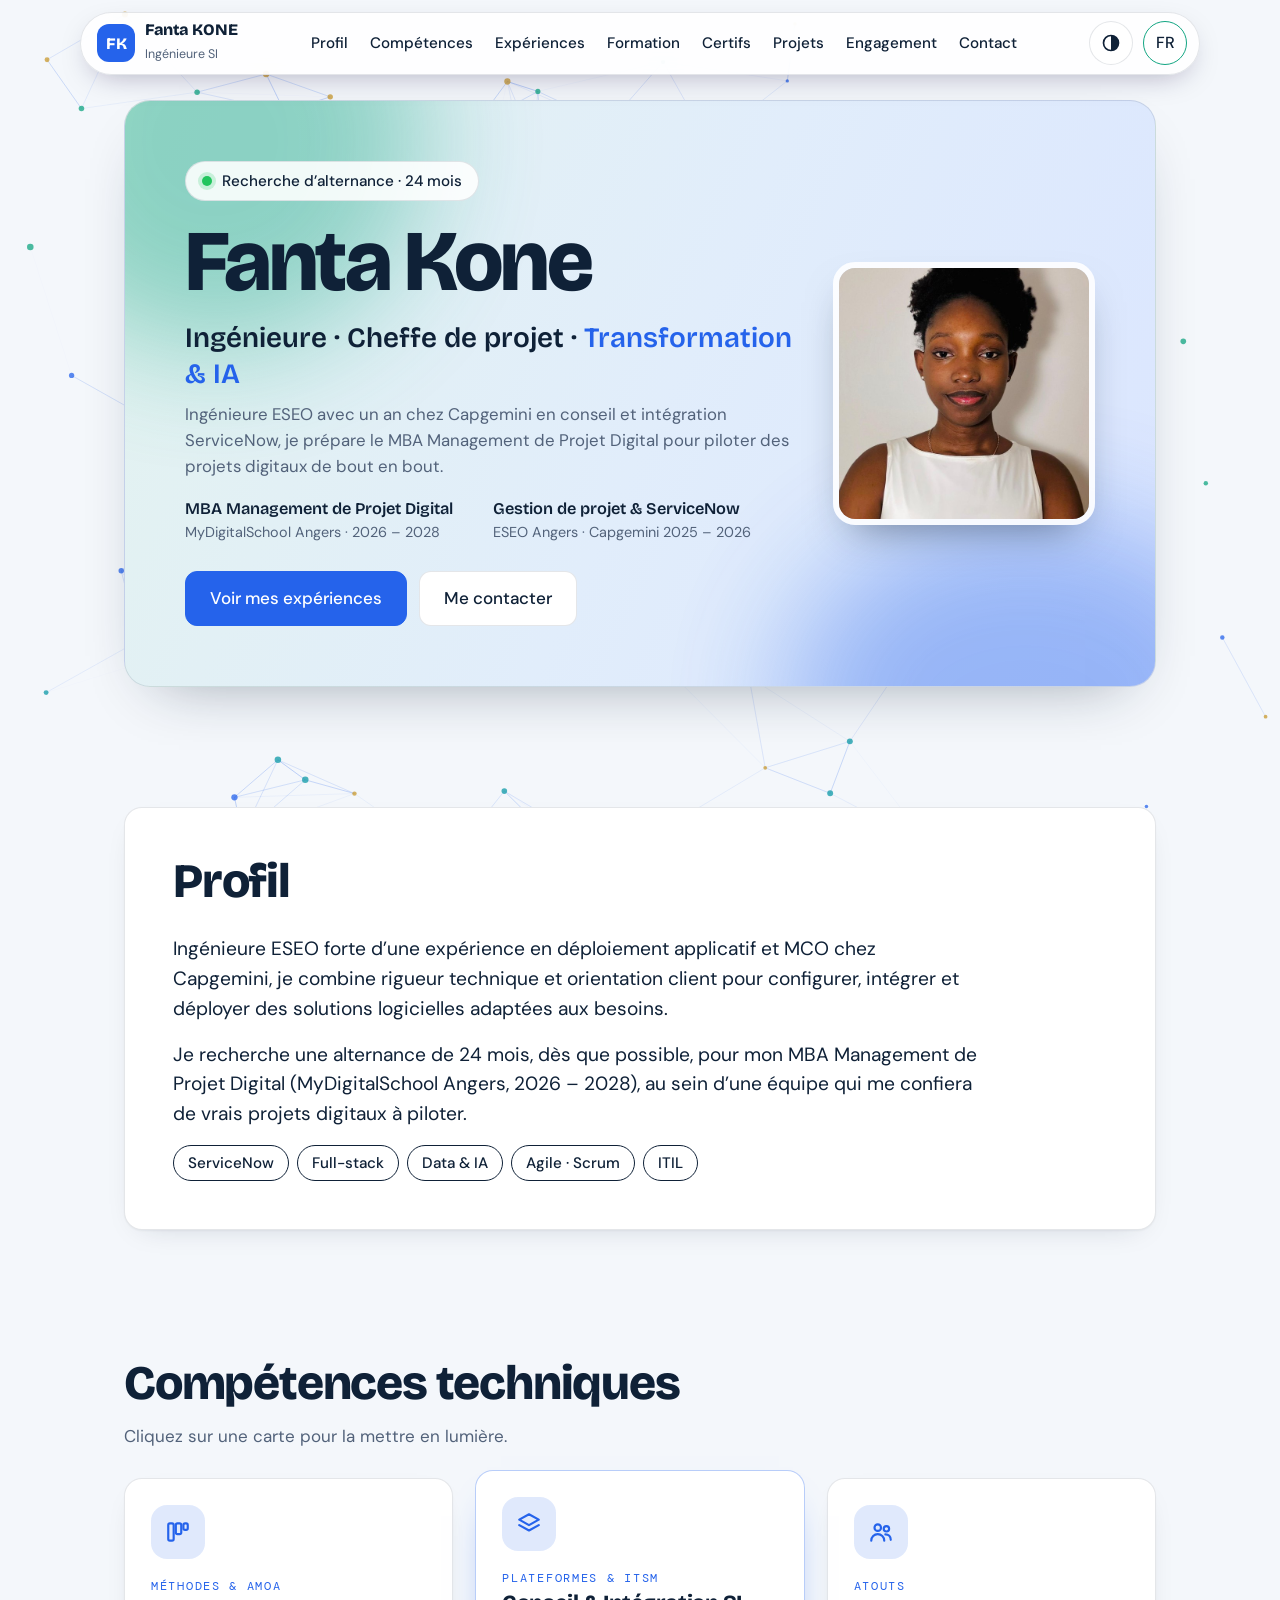
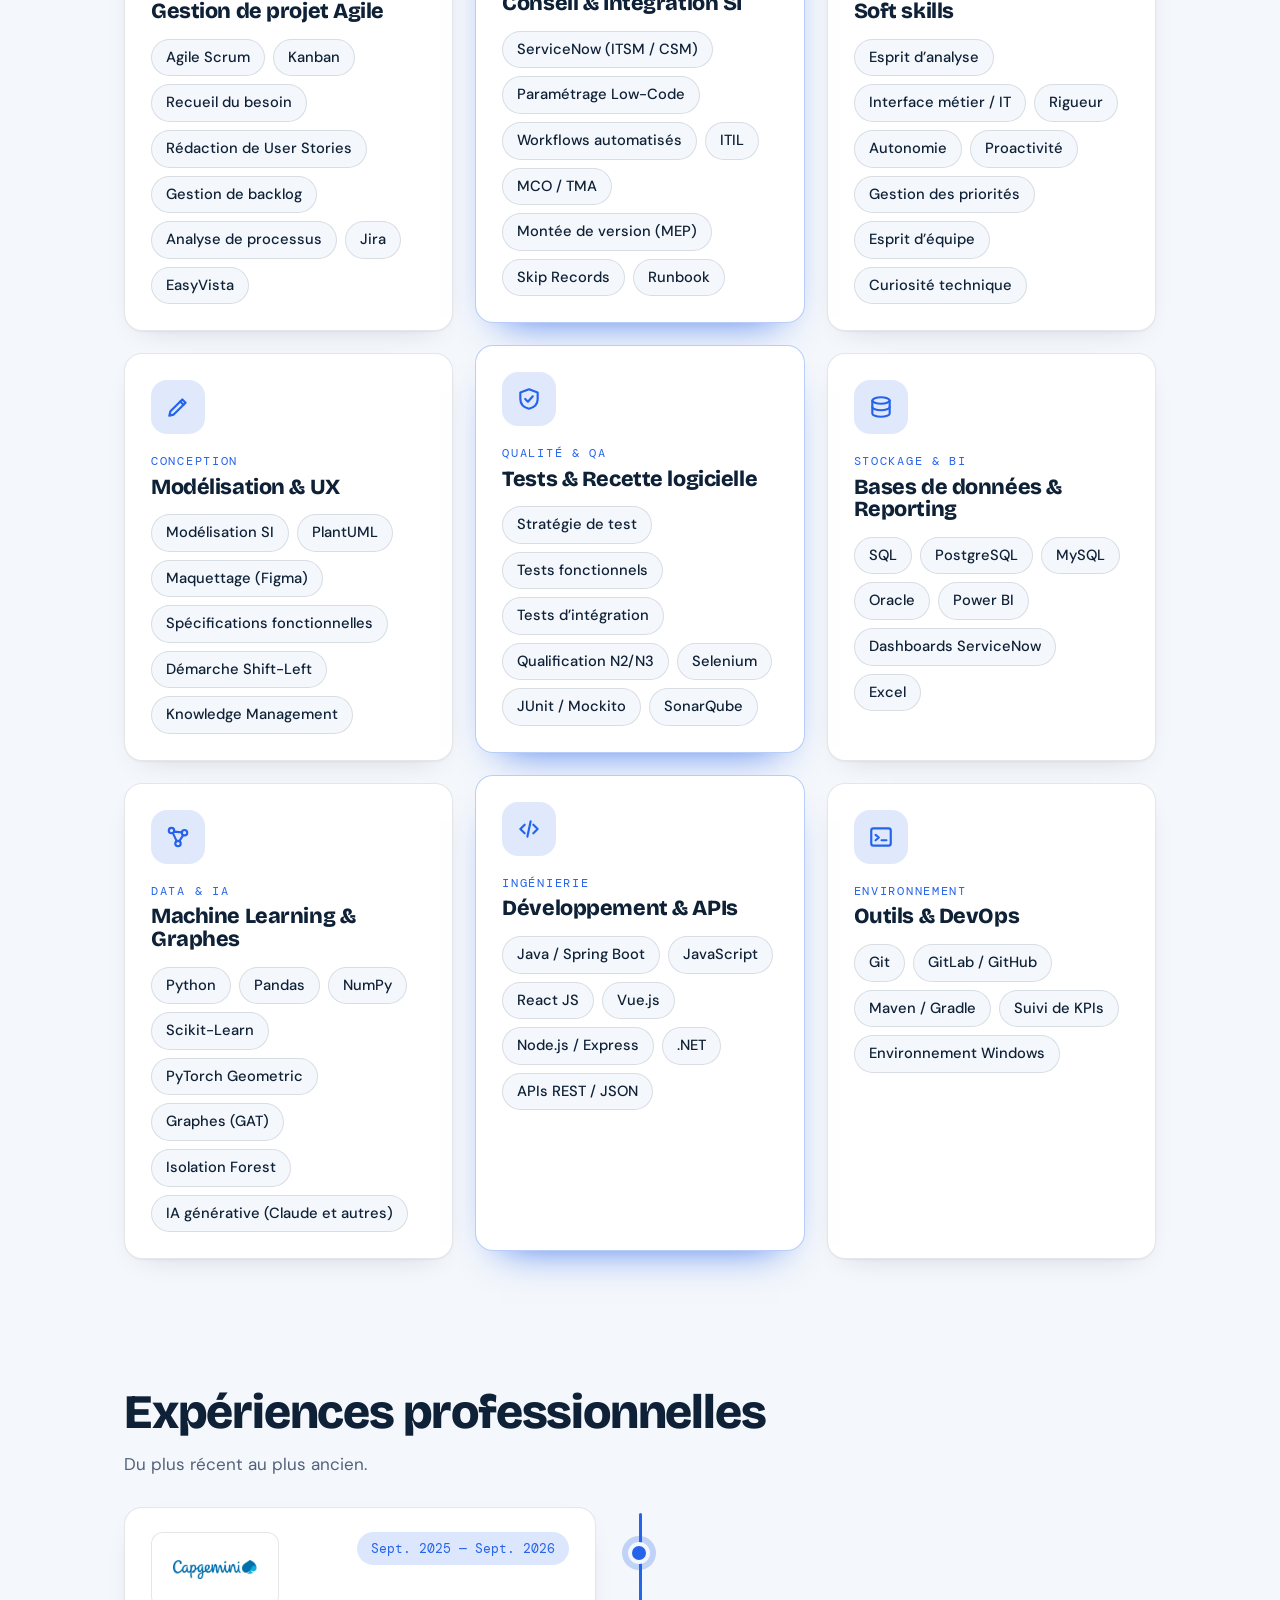
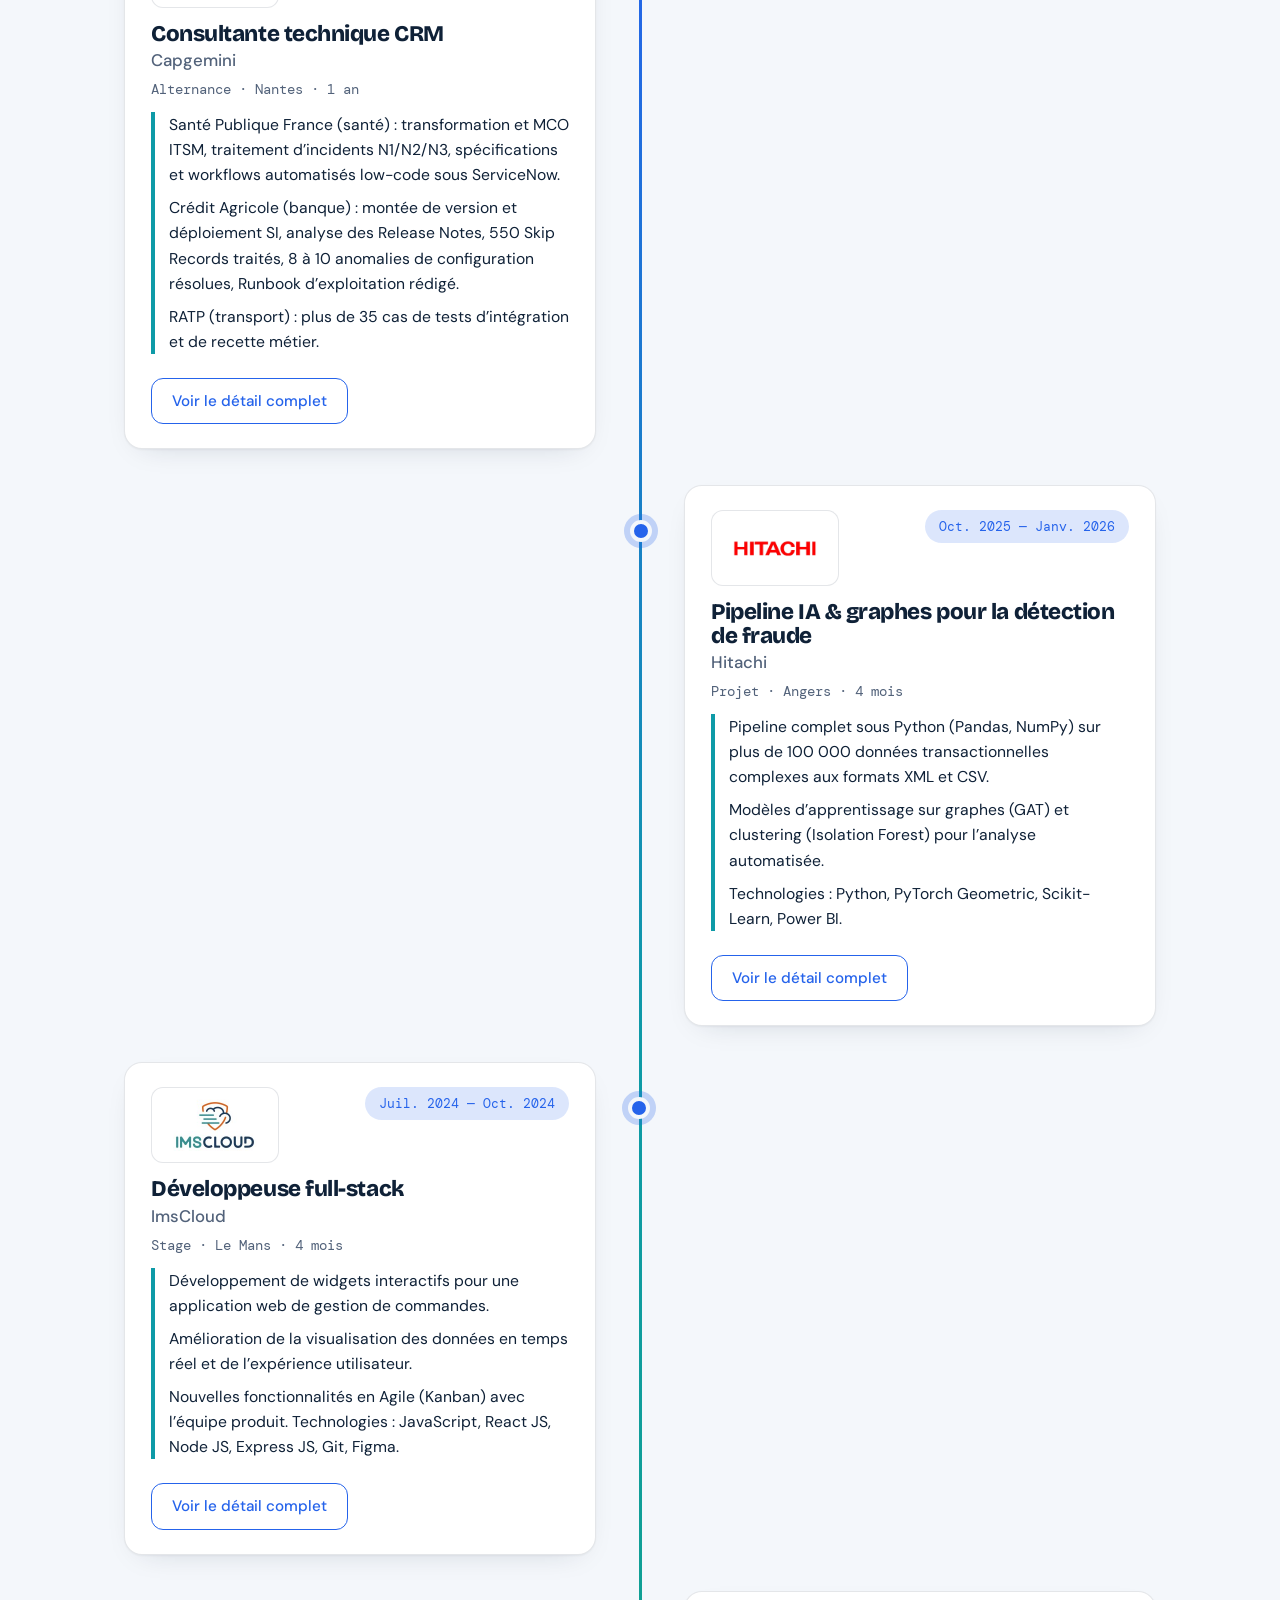
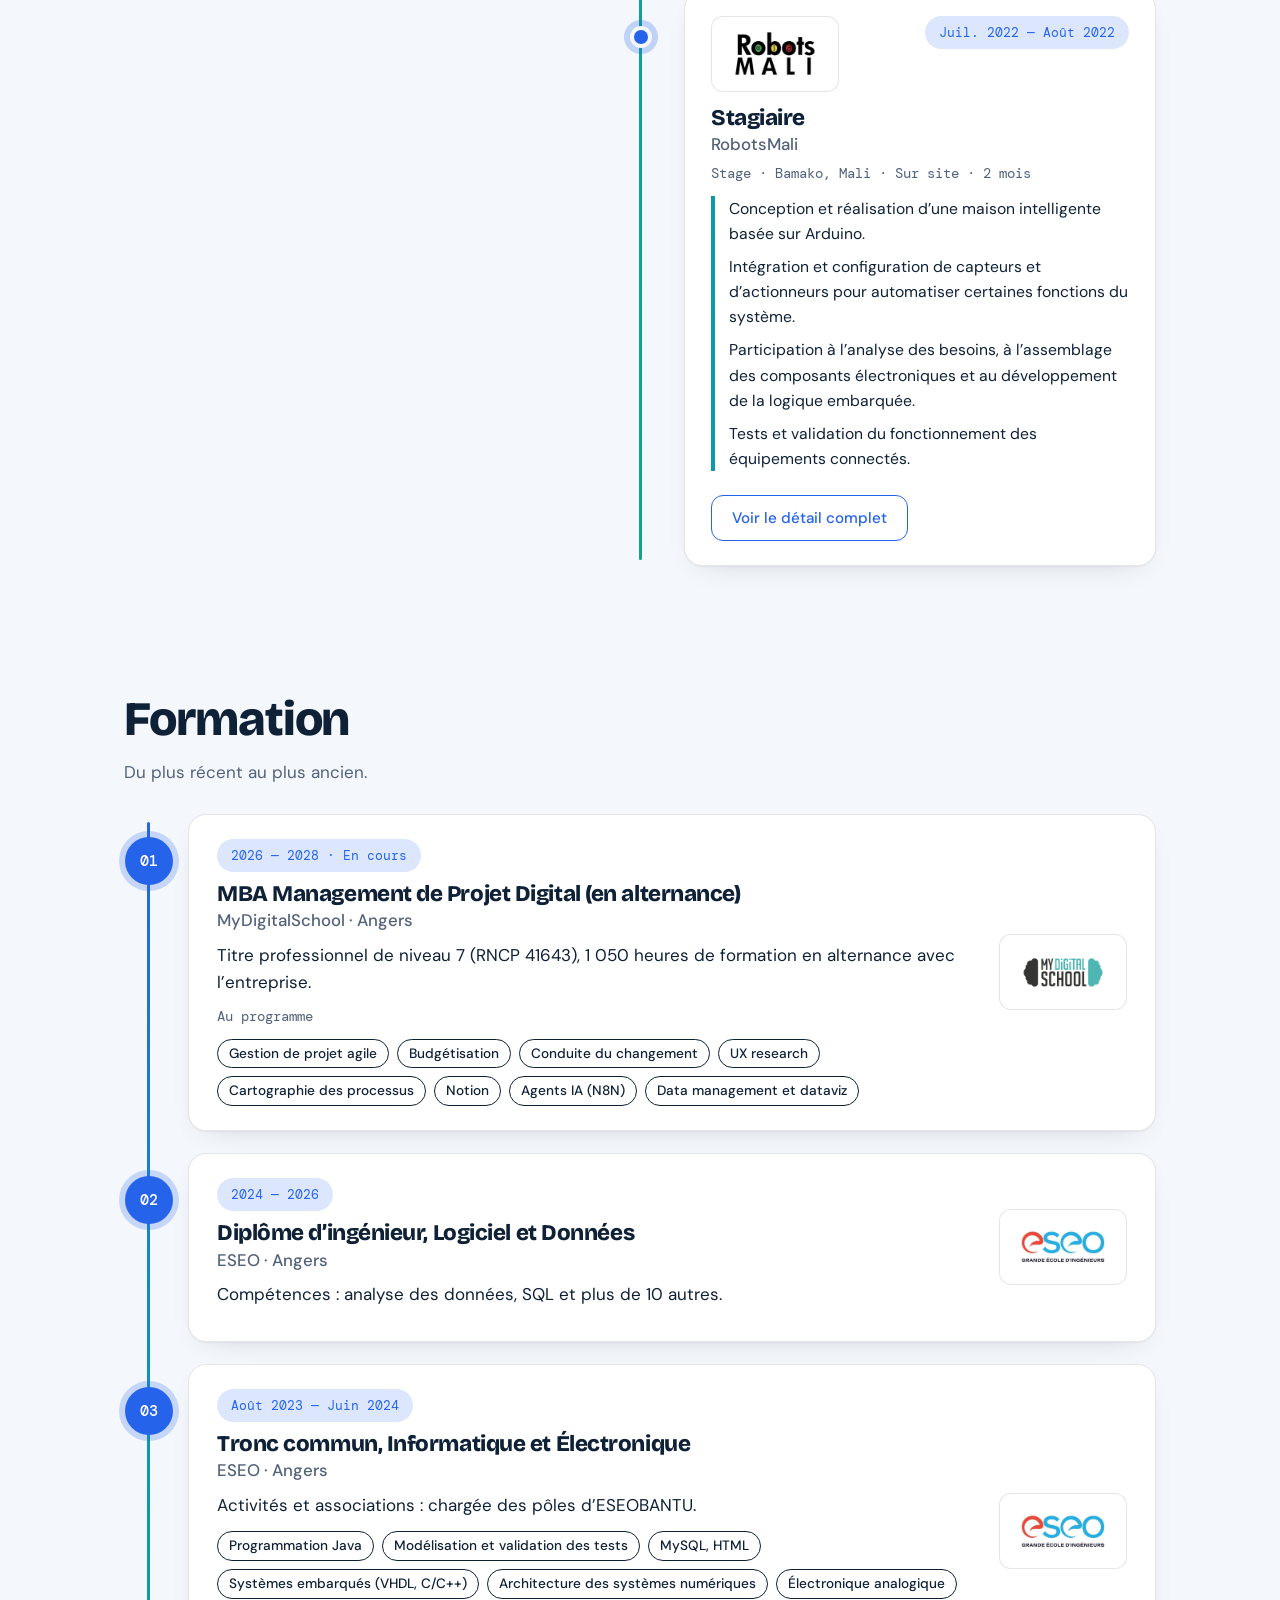
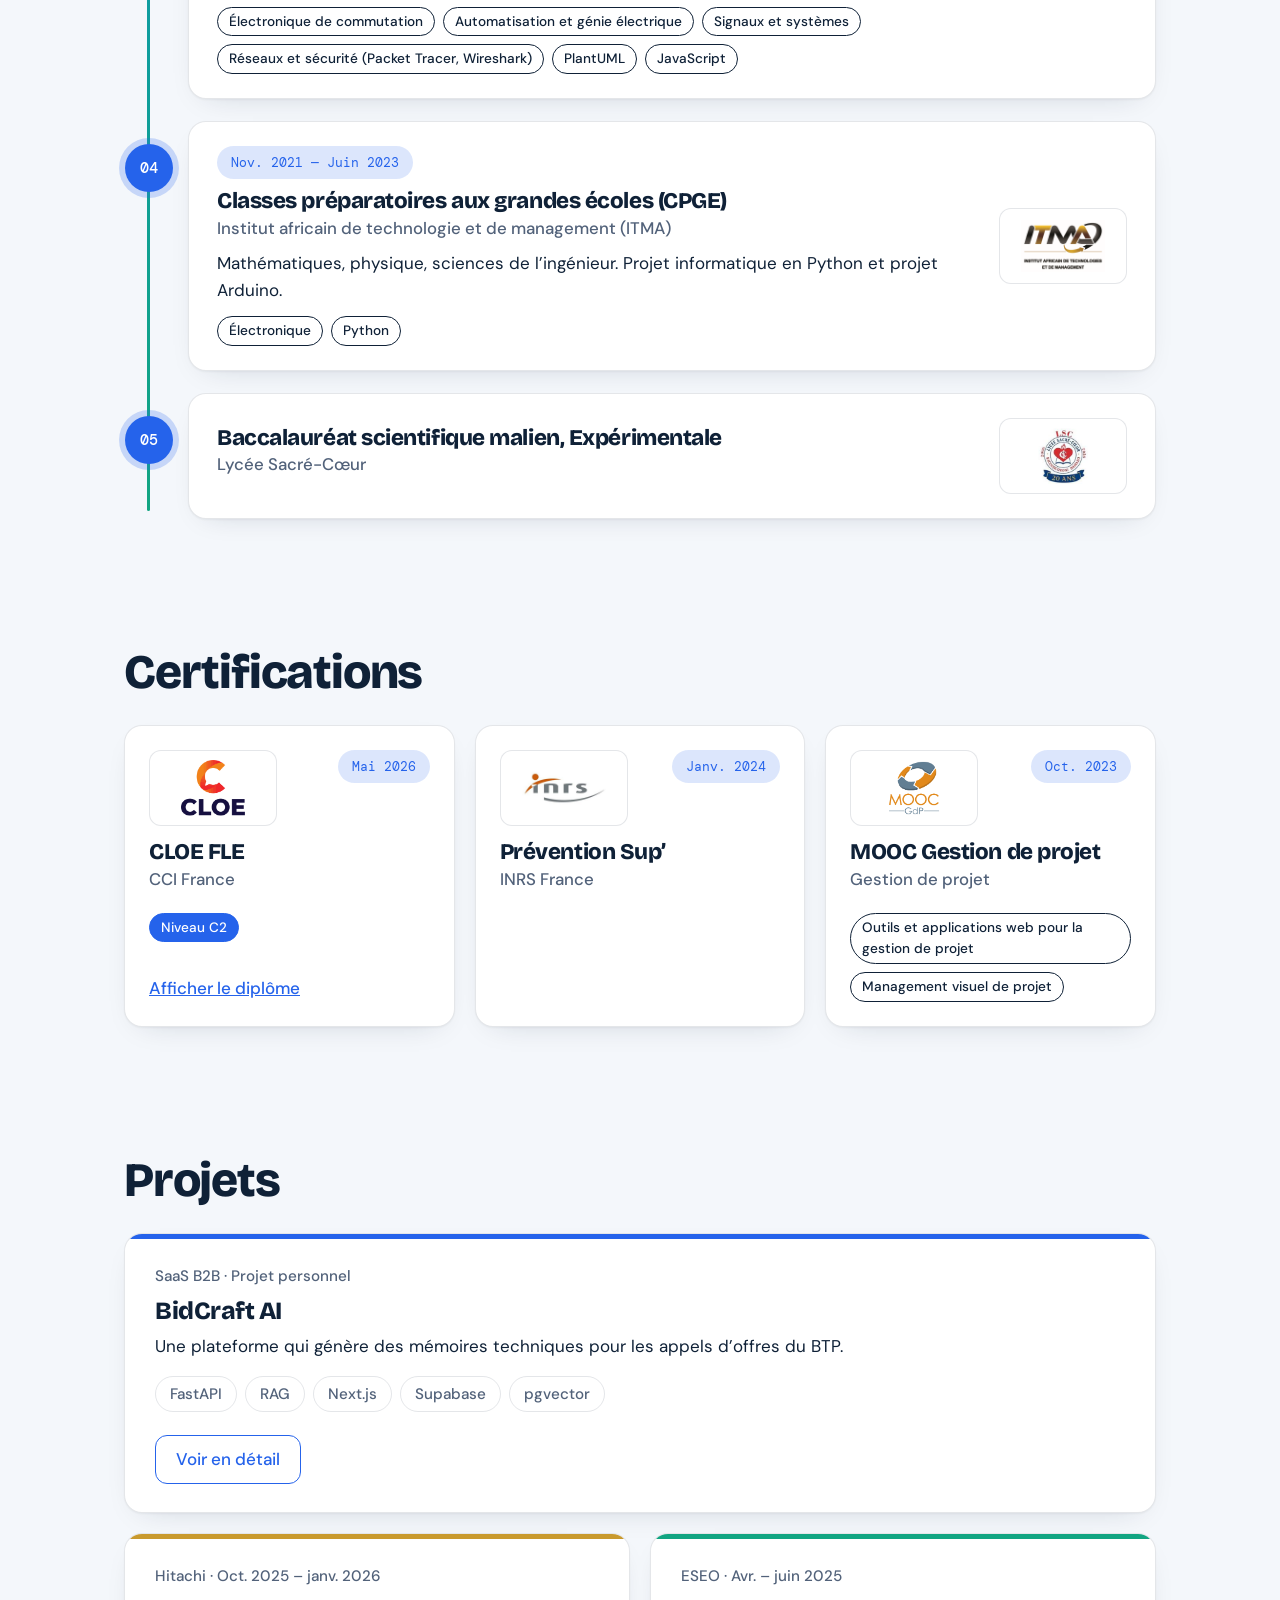
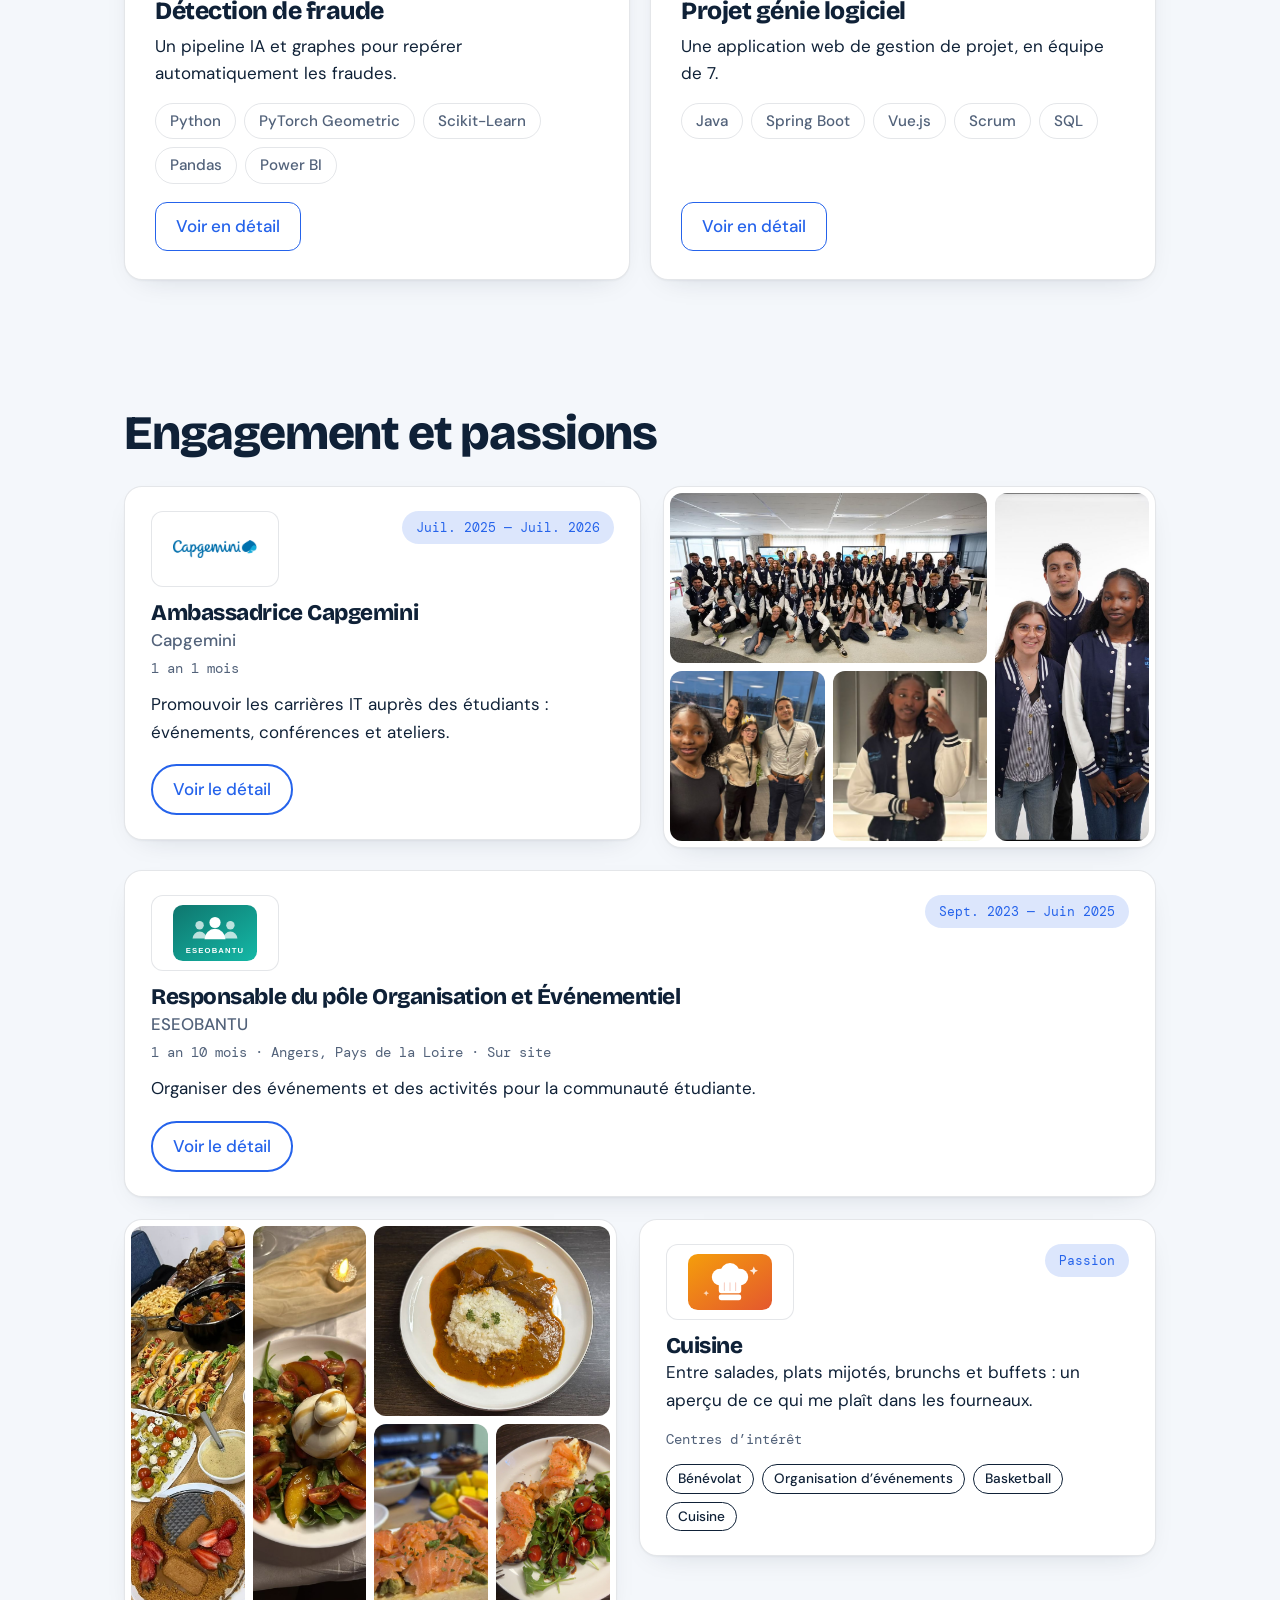
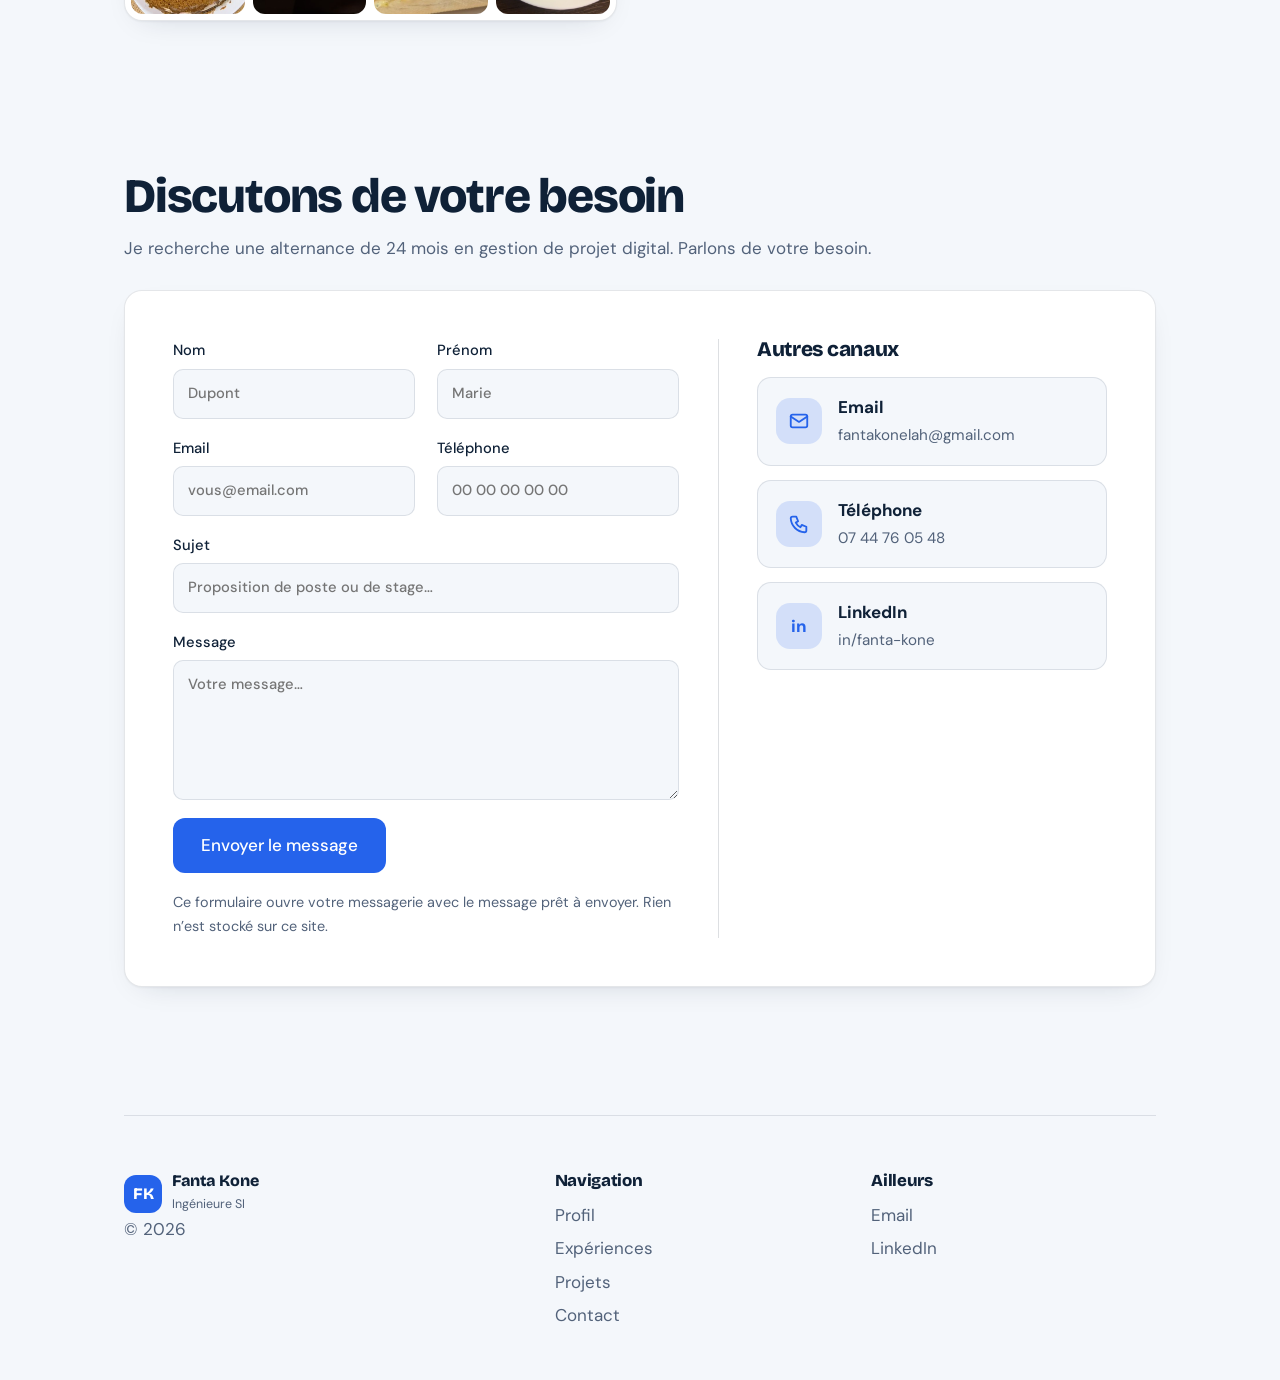
<file: index.html>
<!DOCTYPE html>
<html lang="fr" data-theme="light">
<head>
<meta charset="utf-8">
<meta name="viewport" content="width=device-width, initial-scale=1, viewport-fit=cover">
<title>Fanta Kone – Portfolio</title>
<link rel="preconnect" href="https://fonts.googleapis.com">
<link rel="preconnect" href="https://fonts.gstatic.com" crossorigin>
<link href="https://fonts.googleapis.com/css2?family=Bricolage+Grotesque:opsz,wght@12..96,500;12..96,800&family=DM+Sans:wght@400;500&family=DM+Mono:wght@500&display=swap" rel="stylesheet">
<!-- Un fichier de style par bloc de la page -->
<link rel="stylesheet" href="css/base.css">
<link rel="stylesheet" href="css/header-footer.css">
<link rel="stylesheet" href="css/hero.css">
<link rel="stylesheet" href="css/profil.css">
<link rel="stylesheet" href="css/cards.css">
<link rel="stylesheet" href="css/competences.css">
<link rel="stylesheet" href="css/experiences.css">
<link rel="stylesheet" href="css/formation.css">
<link rel="stylesheet" href="css/certifs.css">
<link rel="stylesheet" href="css/projets.css">
<link rel="stylesheet" href="css/detail.css">
<link rel="stylesheet" href="css/engagement.css">
<link rel="stylesheet" href="css/contact.css">
<link rel="stylesheet" href="css/pro.css">
<link rel="stylesheet" href="css/responsive.css">
</head>
<body>
<canvas id="bg" aria-hidden="true"></canvas>

<!-- ==================================================
     BLOC : MENU FLOTTANT (reste visible, section active surlignée)
     Style : css/header-footer.css · Logique : js/nav.js, js/theme.js, js/lang.js
     ================================================== -->
<header class="nav" id="nav">
  <a class="brand" href="#top" aria-label="Accueil"><span class="mono-fk">FK</span><span class="bn"><b>Fanta KONE</b><small data-en="Software systems engineer">Ingénieure SI</small></span></a>
  <nav id="menu" aria-label="Navigation">
    <a href="#profil" data-en="Profile">Profil</a><a href="#competences" data-en="Skills">Compétences</a><a href="#experiences" data-en="Experience">Expériences</a><a href="#formation" data-en="Education">Formation</a><a href="#certifs" data-en="Certifications">Certifs</a><a href="#projets" data-en="Projects">Projets</a><a href="#engagement" data-en="Community">Engagement</a><a href="#contact">Contact</a>
  </nav>
  <div class="ctl">
    <button class="round" id="th" type="button" aria-label="Changer de thème"><svg viewBox="0 0 24 24" width="20" height="20" aria-hidden="true"><circle cx="12" cy="12" r="9" fill="none" stroke="currentColor" stroke-width="2"/><path d="M12 3a9 9 0 0 1 0 18z" fill="currentColor"/></svg></button>
    <button class="round" id="lg" type="button" aria-label="Changer de langue">FR</button>
    <button class="round" id="bm" type="button" aria-label="Menu" aria-expanded="false">☰</button>
  </div>
</header>

<div class="wrap">
<main id="top">

<!-- ==================================================
     BLOC : ACCUEIL
     Style : css/hero.css · Photo : assets/photo.jpg · Finitions (bordures, ombres) : css/pro.css
     ================================================== -->
  <div class="hero">
    <i class="o o1" aria-hidden="true"></i><i class="o o2" aria-hidden="true"></i>
    <div>
      <p class="pillg"><i></i><span data-en="Looking for a 24-month work-study contract">Recherche d’alternance · 24 mois</span></p>
      <h1>Fanta Kone</h1>
      <p class="role"><span data-en="Engineer · Project manager ·">Ingénieure · Cheffe de projet ·</span> <em data-en="Transformation & AI">Transformation & IA</em></p>
      <p class="lead" data-en="ESEO engineer with one year at Capgemini in consulting and ServiceNow integration. I’m joining the Digital Project Management MBA to lead digital projects end to end.">Ingénieure ESEO avec un an chez Capgemini en conseil et intégration ServiceNow, je prépare le MBA Management de Projet Digital pour piloter des projets digitaux de bout en bout.</p>
      <div class="hinfo"><div><b data-en="Digital Project Management MBA">MBA Management de Projet Digital</b><span>MyDigitalSchool Angers · 2026 – 2028</span></div><div><b data-en="Project management & ServiceNow">Gestion de projet & ServiceNow</b><span data-en="ESEO Angers · Capgemini 2025 – 2026">ESEO Angers · Capgemini 2025 – 2026</span></div></div>
      <div class="btns"><a class="btn main" href="#experiences" data-en="See my experience">Voir mes expériences</a><a class="btn" href="#contact" data-en="Contact me">Me contacter</a></div>
    </div>
    <div class="ph"><img src="assets/photo.jpg" alt="Portrait de Fanta Kone" width="520" height="519"></div>
  </div>


<!-- ==================================================
     BLOC : PROFIL
     Style : css/profil.css
     ================================================== -->
  <section id="profil" aria-labelledby="t1">
    <div class="prof">
      <h2 id="t1" data-en="Profile">Profil</h2>
      <p data-en="ESEO engineer with hands-on experience in application deployment and maintenance at Capgemini. I combine technical rigor and a client-first mindset to configure, integrate and deploy software solutions that fit real needs.">Ingénieure ESEO forte d’une expérience en déploiement applicatif et MCO chez Capgemini, je combine rigueur technique et orientation client pour configurer, intégrer et déployer des solutions logicielles adaptées aux besoins.</p>
      <p data-en="I’m looking for a 24-month work-study contract, as soon as possible, for my Digital Project Management MBA (MyDigitalSchool Angers, 2026 – 2028), with a team that will trust me with real digital projects to lead.">Je recherche une alternance de 24 mois, dès que possible, pour mon MBA Management de Projet Digital (MyDigitalSchool Angers, 2026 – 2028), au sein d’une équipe qui me confiera de vrais projets digitaux à piloter.</p>
      <ul class="chips"><li>ServiceNow</li><li>Full-stack</li><li data-en="Data & AI">Data & IA</li><li>Agile · Scrum</li><li>ITIL</li></ul>
    </div>
  </section>

<!-- ==================================================
     BLOC : COMPÉTENCES (9 cartes)
     Style : css/competences.css · Logique : js/skills.js · Pour une carte : copie un <article class="sk">
     ================================================== -->
  <section id="competences" aria-labelledby="t3">
    <h2 data-en="Technical skills"id="t3">Compétences techniques</h2>
    <p class="sub" data-en="Click a card to light it up.">Cliquez sur une carte pour la mettre en lumière.</p>
    <div class="skg">
      <article class="sk"><button class="ic" type="button" aria-pressed="false" aria-label="Mettre en lumière"><svg viewBox="0 0 24 24" aria-hidden="true"><rect x="3" y="4" width="5" height="16" rx="1.5"/><rect x="10" y="4" width="5" height="10" rx="1.5"/><rect x="17" y="4" width="4" height="6" rx="1.5"/></svg></button><p class="lab" data-en="METHODS &amp; BA">MÉTHODES &amp; AMOA</p><h3 data-en="Agile project management">Gestion de projet Agile</h3><ul class="chips"><li>Agile Scrum</li><li>Kanban</li><li data-en="Requirements gathering">Recueil du besoin</li><li data-en="Writing user stories">Rédaction de User Stories</li><li data-en="Backlog management">Gestion de backlog</li><li data-en="Process analysis">Analyse de processus</li><li>Jira</li><li>EasyVista</li></ul></article>
      <article class="sk"><button class="ic" type="button" aria-pressed="false" aria-label="Mettre en lumière"><svg viewBox="0 0 24 24" aria-hidden="true"><path d="M12 3l9 5-9 5-9-5z"/><path d="M3 13l9 5 9-5"/></svg></button><p class="lab" data-en="PLATFORMS &amp; ITSM">PLATEFORMES &amp; ITSM</p><h3 data-en="Consulting &amp; IS integration">Conseil &amp; Intégration SI</h3><ul class="chips"><li>ServiceNow (ITSM / CSM)</li><li data-en="Low-code configuration">Paramétrage Low-Code</li><li data-en="Automated workflows">Workflows automatisés</li><li>ITIL</li><li>MCO / TMA</li><li data-en="Version upgrade (go-live)">Montée de version (MEP)</li><li>Skip Records</li><li>Runbook</li></ul></article>
      <article class="sk"><button class="ic" type="button" aria-pressed="false" aria-label="Mettre en lumière"><svg viewBox="0 0 24 24" aria-hidden="true"><circle cx="9" cy="8" r="3"/><path d="M3 20c0-3.3 2.7-6 6-6s6 2.7 6 6"/><circle cx="17" cy="9" r="2.5"/><path d="M16 14.2c3 0 5 2 5 5"/></svg></button><p class="lab" data-en="STRENGTHS">ATOUTS</p><h3>Soft skills</h3><ul class="chips"><li data-en="Analytical mind">Esprit d’analyse</li><li data-en="Business / IT interface">Interface métier / IT</li><li data-en="Rigor">Rigueur</li><li data-en="Autonomy">Autonomie</li><li data-en="Proactivity">Proactivité</li><li data-en="Priority management">Gestion des priorités</li><li data-en="Team spirit">Esprit d’équipe</li><li data-en="Technical curiosity">Curiosité technique</li></ul></article>
      <article class="sk"><button class="ic" type="button" aria-pressed="false" aria-label="Mettre en lumière"><svg viewBox="0 0 24 24" aria-hidden="true"><path d="M4 20l1-4L16 5l3 3L8 19z"/><path d="M14 7l3 3"/></svg></button><p class="lab" data-en="DESIGN">CONCEPTION</p><h3 data-en="Modelling &amp; UX">Modélisation &amp; UX</h3><ul class="chips"><li data-en="IS modelling">Modélisation SI</li><li>PlantUML</li><li data-en="Mockups (Figma)">Maquettage (Figma)</li><li data-en="Functional specifications">Spécifications fonctionnelles</li><li data-en="Shift-left approach">Démarche Shift-Left</li><li>Knowledge Management</li></ul></article>
      <article class="sk"><button class="ic" type="button" aria-pressed="false" aria-label="Mettre en lumière"><svg viewBox="0 0 24 24" aria-hidden="true"><path d="M12 3l8 3v6c0 4.5-3.2 7.8-8 9-4.8-1.2-8-4.5-8-9V6z"/><path d="M8.5 12l2.5 2.5 4.5-5"/></svg></button><p class="lab" data-en="QUALITY &amp; QA">QUALITÉ &amp; QA</p><h3 data-en="Testing &amp; software acceptance">Tests &amp; Recette logicielle</h3><ul class="chips"><li data-en="Test strategy">Stratégie de test</li><li data-en="Functional tests">Tests fonctionnels</li><li data-en="Integration tests">Tests d’intégration</li><li data-en="L2/L3 qualification">Qualification N2/N3</li><li>Selenium</li><li>JUnit / Mockito</li><li>SonarQube</li></ul></article>
      <article class="sk"><button class="ic" type="button" aria-pressed="false" aria-label="Mettre en lumière"><svg viewBox="0 0 24 24" aria-hidden="true"><ellipse cx="12" cy="6" rx="8" ry="3"/><path d="M4 6v6c0 1.7 3.6 3 8 3s8-1.3 8-3V6"/><path d="M4 12v6c0 1.7 3.6 3 8 3s8-1.3 8-3v-6"/></svg></button><p class="lab" data-en="STORAGE &amp; BI">STOCKAGE &amp; BI</p><h3 data-en="Databases &amp; reporting">Bases de données &amp; Reporting</h3><ul class="chips"><li>SQL</li><li>PostgreSQL</li><li>MySQL</li><li>Oracle</li><li>Power BI</li><li data-en="ServiceNow dashboards">Dashboards ServiceNow</li><li>Excel</li></ul></article>
      <article class="sk"><button class="ic" type="button" aria-pressed="false" aria-label="Mettre en lumière"><svg viewBox="0 0 24 24" aria-hidden="true"><circle cx="6" cy="6" r="2.5"/><circle cx="18" cy="8" r="2.5"/><circle cx="12" cy="18" r="2.5"/><path d="M8.2 7l7.6.8M7.2 8.2l3.6 7.6M16.8 10.2l-3.6 5.6"/></svg></button><p class="lab" data-en="DATA &amp; AI">DATA &amp; IA</p><h3 data-en="Machine learning &amp; graphs">Machine Learning &amp; Graphes</h3><ul class="chips"><li>Python</li><li>Pandas</li><li>NumPy</li><li>Scikit-Learn</li><li>PyTorch Geometric</li><li data-en="Graphs (GAT)">Graphes (GAT)</li><li>Isolation Forest</li><li data-en="Generative AI (Claude &amp; others)">IA générative (Claude et autres)</li></ul></article>
      <article class="sk"><button class="ic" type="button" aria-pressed="false" aria-label="Mettre en lumière"><svg viewBox="0 0 24 24" aria-hidden="true"><path d="M8 8l-4 4 4 4M16 8l4 4-4 4M13.5 5l-3 14"/></svg></button><p class="lab" data-en="ENGINEERING">INGÉNIERIE</p><h3 data-en="Development &amp; APIs">Développement &amp; APIs</h3><ul class="chips"><li>Java / Spring Boot</li><li>JavaScript</li><li>React JS</li><li>Vue.js</li><li>Node.js / Express</li><li>.NET</li><li>APIs REST / JSON</li></ul></article>
      <article class="sk"><button class="ic" type="button" aria-pressed="false" aria-label="Mettre en lumière"><svg viewBox="0 0 24 24" aria-hidden="true"><rect x="3" y="4" width="18" height="16" rx="2"/><path d="M7 10l3 2.5L7 15M12.5 15H17"/></svg></button><p class="lab" data-en="ENVIRONMENT">ENVIRONNEMENT</p><h3 data-en="Tools &amp; DevOps">Outils &amp; DevOps</h3><ul class="chips"><li>Git</li><li>GitLab / GitHub</li><li>Maven / Gradle</li><li data-en="KPI tracking">Suivi de KPIs</li><li data-en="Windows environment">Environnement Windows</li></ul></article>
      </div>
  </section>

<!-- ==================================================
     BLOC : EXPÉRIENCES (du plus récent au plus ancien)
     Style : css/experiences.css + css/cards.css · Détails (fenêtre) : js/experiences-data.js · Logos : assets/logos/
     ================================================== -->
  <section id="experiences" aria-labelledby="t4">
    <h2 data-en="Professional experience"id="t4">Expériences professionnelles</h2>
    <p class="sub" data-en="Most recent first.">Du plus récent au plus ancien.</p>
    <div class="xp">
      <article class="xi"><div class="top"><span class="logo"><img src="assets/logos/capgemini.png" alt="Capgemini" width="84" height="56" loading="lazy"></span><span class="pill" data-en="Sept. 2025 — Sept. 2026">Sept. 2025 — Sept. 2026</span></div><h3 class="cardt" data-en="Technical CRM consultant">Consultante technique CRM</h3><p class="org">Capgemini</p><p class="mono" data-en="Work-study · Nantes · 1 year">Alternance · Nantes · 1 an</p><ul class="det"><li data-en="Santé Publique France (healthcare): ITSM transformation and maintenance, L1/L2/L3 incident handling, specifications and automated low-code workflows on ServiceNow.">Santé Publique France (santé) : transformation et MCO ITSM, traitement d’incidents N1/N2/N3, spécifications et workflows automatisés low-code sous ServiceNow.</li><li data-en="Crédit Agricole (banking): version upgrade and IS deployment, release notes analysis, 550 Skip Records processed, 8 to 10 configuration issues fixed, operations Runbook written.">Crédit Agricole (banque) : montée de version et déploiement SI, analyse des Release Notes, 550 Skip Records traités, 8 à 10 anomalies de configuration résolues, Runbook d’exploitation rédigé.</li><li data-en="RATP (transport): 35+ integration and business acceptance test cases.">RATP (transport) : plus de 35 cas de tests d’intégration et de recette métier.</li></ul><button class="more xmore" type="button" data-i="0" data-en="See full details">Voir le détail complet</button></article>
      <article class="xi"><div class="top"><span class="logo"><img src="assets/logos/hitachi.png" alt="Hitachi" width="84" height="56" loading="lazy"></span><span class="pill" data-en="Oct. 2025 — Jan. 2026">Oct. 2025 — Janv. 2026</span></div><h3 class="cardt" data-en="AI &amp; graph pipeline for fraud detection">Pipeline IA &amp; graphes pour la détection de fraude</h3><p class="org">Hitachi</p><p class="mono" data-en="Project · Angers · 4 months">Projet · Angers · 4 mois</p><ul class="det"><li data-en="End-to-end Python pipeline (Pandas, NumPy) on over 100,000 complex transaction records in XML and CSV.">Pipeline complet sous Python (Pandas, NumPy) sur plus de 100 000 données transactionnelles complexes aux formats XML et CSV.</li><li data-en="Graph learning models (GAT) and clustering (Isolation Forest) for automated analysis.">Modèles d’apprentissage sur graphes (GAT) et clustering (Isolation Forest) pour l’analyse automatisée.</li><li data-en="Technologies: Python, PyTorch Geometric, Scikit-Learn, Power BI.">Technologies : Python, PyTorch Geometric, Scikit-Learn, Power BI.</li></ul><button class="more xmore" type="button" data-i="1" data-en="See full details">Voir le détail complet</button></article>
      <article class="xi"><div class="top"><span class="logo"><img src="assets/logos/imscloud.png" alt="ImsCloud" width="84" height="56" loading="lazy"></span><span class="pill" data-en="Jul. 2024 — Oct. 2024">Juil. 2024 — Oct. 2024</span></div><h3 class="cardt" data-en="Full-stack developer">Développeuse full-stack</h3><p class="org">ImsCloud</p><p class="mono" data-en="Internship · Le Mans · 4 months">Stage · Le Mans · 4 mois</p><ul class="det"><li data-en="Development of interactive widgets for an order management web app.">Développement de widgets interactifs pour une application web de gestion de commandes.</li><li data-en="Better real-time data visualisation and user experience.">Amélioration de la visualisation des données en temps réel et de l’expérience utilisateur.</li><li data-en="New features in Agile (Kanban) with the product team. Technologies: JavaScript, React JS, Node JS, Express JS, Git, Figma.">Nouvelles fonctionnalités en Agile (Kanban) avec l’équipe produit. Technologies : JavaScript, React JS, Node JS, Express JS, Git, Figma.</li></ul><button class="more xmore" type="button" data-i="2" data-en="See full details">Voir le détail complet</button></article>
      <article class="xi"><div class="top"><span class="logo"><img src="assets/logos/robotsmali.png" alt="RobotsMali" width="84" height="56" loading="lazy"></span><span class="pill" data-en="Jul. 2022 — Aug. 2022">Juil. 2022 — Août 2022</span></div><h3 class="cardt" data-en="Intern">Stagiaire</h3><p class="org">RobotsMali</p><p class="mono" data-en="Internship · Bamako, Mali · On site · 2 months">Stage · Bamako, Mali · Sur site · 2 mois</p><ul class="det"><li data-en="Design and build of an Arduino-based smart home.">Conception et réalisation d’une maison intelligente basée sur Arduino.</li><li data-en="Integration and configuration of sensors and actuators to automate some of the system’s functions.">Intégration et configuration de capteurs et d’actionneurs pour automatiser certaines fonctions du système.</li><li data-en="Contribution to needs analysis, electronic assembly and embedded logic development.">Participation à l’analyse des besoins, à l’assemblage des composants électroniques et au développement de la logique embarquée.</li><li data-en="Testing and validation of the connected devices.">Tests et validation du fonctionnement des équipements connectés.</li></ul><button class="more xmore" type="button" data-i="3" data-en="See full details">Voir le détail complet</button></article>
      </div>
  </section>

<!-- ==================================================
     BLOC : FORMATION (du plus récent au plus ancien)
     Style : css/formation.css · Le numéro est dans data-n="02"
     ================================================== -->
  <section id="formation" aria-labelledby="t5">
    <h2 data-en="Education"id="t5">Formation</h2>
    <p class="sub" data-en="Most recent first.">Du plus récent au plus ancien.</p>
    <div class="fl">
      <article class="fi" data-n="01"><div><span class="pill" data-en="2026 — 2028 · In progress">2026 — 2028 · En cours</span><h3 class="cardt" data-en="Digital Project Management MBA (work-study)">MBA Management de Projet Digital (en alternance)</h3><p class="org">MyDigitalSchool · Angers</p><p data-en="Level 7 professional title (RNCP 41643), 1,050 hours of training alternating with a company.">Titre professionnel de niveau 7 (RNCP 41643), 1 050 heures de formation en alternance avec l’entreprise.</p><p class="mono" data-en="Curriculum">Au programme</p><ul class="chips"><li data-en="Agile project management">Gestion de projet agile</li><li data-en="Project budgeting">Budgétisation</li><li data-en="Change management">Conduite du changement</li><li>UX research</li><li data-en="Process mapping">Cartographie des processus</li><li>Notion</li><li data-en="AI agents (N8N)">Agents IA (N8N)</li><li data-en="Data management & dataviz">Data management et dataviz</li></ul></div><span class="logo"><img src="assets/logos/mds.png" alt="MyDigitalSchool" width="84" height="56" loading="lazy"></span></article>
      <article class="fi" data-n="02"><div><span class="pill" data-en="2024 — 2026">2024 — 2026</span><h3 class="cardt" data-en="Engineering degree, Software &amp; Data">Diplôme d’ingénieur, Logiciel et Données</h3><p class="org">ESEO · Angers</p><p data-en="Skills: data analysis, SQL and 10+ more.">Compétences : analyse des données, SQL et plus de 10 autres.</p></div><span class="logo"><img src="assets/logos/eseo.png" alt="ESEO" width="84" height="56" loading="lazy"></span></article>
      <article class="fi" data-n="03"><div><span class="pill" data-en="Aug. 2023 — June 2024">Août 2023 — Juin 2024</span><h3 class="cardt" data-en="Core curriculum, Computer Science &amp; Electronics">Tronc commun, Informatique et Électronique</h3><p class="org">ESEO · Angers</p><p data-en="Activities and societies: in charge of ESEOBANTU’s teams.">Activités et associations : chargée des pôles d’ESEOBANTU.</p><ul class="chips"><li data-en="Java programming">Programmation Java</li><li data-en="Modelling and test validation">Modélisation et validation des tests</li><li>MySQL, HTML</li><li data-en="Embedded systems (VHDL, C/C++)">Systèmes embarqués (VHDL, C/C++)</li><li data-en="Digital systems architecture">Architecture des systèmes numériques</li><li data-en="Analog electronics">Électronique analogique</li><li data-en="Switching electronics">Électronique de commutation</li><li data-en="Automation &amp; electrical engineering">Automatisation et génie électrique</li><li data-en="Signals &amp; systems">Signaux et systèmes</li><li data-en="Networks &amp; security (Packet Tracer, Wireshark)">Réseaux et sécurité (Packet Tracer, Wireshark)</li><li>PlantUML</li><li>JavaScript</li></ul></div><span class="logo"><img src="assets/logos/eseo.png" alt="ESEO" width="84" height="56" loading="lazy"></span></article>
      <article class="fi" data-n="04"><div><span class="pill" data-en="Nov. 2021 — June 2023">Nov. 2021 — Juin 2023</span><h3 class="cardt" data-en="Preparatory classes for the Grandes Écoles (CPGE)">Classes préparatoires aux grandes écoles (CPGE)</h3><p class="org" data-en="African Institute of Technology and Management (ITMA)">Institut africain de technologie et de management (ITMA)</p><p data-en="Mathematics, physics, engineering sciences. Python computing project and Arduino project.">Mathématiques, physique, sciences de l’ingénieur. Projet informatique en Python et projet Arduino.</p><ul class="chips"><li data-en="Electronics">Électronique</li><li>Python</li></ul></div><span class="logo"><img src="assets/logos/itma.png" alt="ITMA" width="84" height="56" loading="lazy"></span></article>
      <article class="fi" data-n="05"><div><h3 class="cardt" data-en="Malian scientific baccalaureate, Experimental">Baccalauréat scientifique malien, Expérimentale</h3><p class="org">Lycée Sacré-Cœur</p></div><span class="logo"><img src="assets/logos/lycee.png" alt="Lycée Sacré-Cœur" width="84" height="56" loading="lazy"></span></article>
      </div>
  </section>

<!-- ==================================================
     BLOC : CERTIFICATIONS
     Style : css/certifs.css
     ================================================== -->
  <section id="certifs" aria-labelledby="t6b">
    <h2 data-en="Certifications"id="t6b">Certifications</h2>
    <div class="cg">
      <article class="ci"><div class="top"><span class="logo"><img src="assets/logos/cloe.png" alt="CLOE – CCI France" width="84" height="56" loading="lazy"></span><span class="pill" data-en="May 2026">Mai 2026</span></div><h3 class="cardt">CLOE FLE</h3><p class="org">CCI France</p><ul class="chips"><li class="lvl" data-en="Level C2">Niveau C2</li></ul><a class="lk" href="https://certificats.candidat-cloe.com/check/0D1893C5CB2A59388B321DFDE2D181C505659A5ED169D4D487702592D211D202VFB5QzJLNE53b2F4cHZhRWc2V3dsMzlXd245Y055eEpmUFJ2MVR5WUtZSzFIWUdv" target="_blank" rel="noopener"><span data-en="View certificate">Afficher le diplôme</span></a></article>
      <article class="ci"><div class="top"><span class="logo"><img src="assets/logos/inrs.png" alt="INRS" width="84" height="56" loading="lazy"></span><span class="pill" data-en="Jan. 2024">Janv. 2024</span></div><h3 class="cardt">Prévention Sup’</h3><p class="org">INRS France</p></article>
      <article class="ci"><div class="top"><span class="logo"><img src="assets/logos/mooc.png" alt="MOOC" width="84" height="56" loading="lazy"></span><span class="pill" data-en="Oct. 2023">Oct. 2023</span></div><h3 class="cardt" data-en="Project management MOOC">MOOC Gestion de projet</h3><p class="org" data-en="Project management">Gestion de projet</p><ul class="chips"><li data-en="Web tools &amp; apps for project management">Outils et applications web pour la gestion de projet</li><li data-en="Visual project management">Management visuel de projet</li></ul></article>
      </div>
  </section>

<!-- ==================================================
     BLOC : PROJETS
     Style : css/projets.css · Les projets se modifient dans js/data.js
     ================================================== -->
  <section id="projets" aria-labelledby="t2"><h2 id="t2" data-en="Projects">Projets</h2><div class="projects" id="pj"></div></section>

<!-- ==================================================
     BLOC : ENGAGEMENT ET PASSIONS (cartes + cadres de photos)
     Style : css/engagement.css · Logique : js/gallery.js · Photos : assets/photos/
     ================================================== -->
  <section id="engagement" aria-labelledby="t7">
    <h2 data-en="Community &amp; passions"id="t7">Engagement et passions</h2>
    <div class="eg"><article class="eng"><div class="top"><span class="logo"><img src="assets/logos/capgemini.png" alt="Capgemini" width="84" height="56" loading="lazy"></span><span class="pill" data-en="Jul. 2025 — Jul. 2026">Juil. 2025 — Juil. 2026</span></div><h3 class="cardt" data-en="Capgemini ambassador">Ambassadrice Capgemini</h3><p class="org">Capgemini</p><p class="mono" data-en="1 year 1 month">1 an 1 mois</p><p class="sum" data-en="Promoting IT careers to students: events, conferences and workshops.">Promouvoir les carrières IT auprès des étudiants : événements, conférences et ateliers.</p><details><summary><span class="s1" data-en="See details">Voir le détail</span><span class="s2" data-en="Hide details">Masquer le détail</span></summary><ul class="det"><li data-en="Organising events, conferences and workshops to promote careers in IT.">Organisation d’événements, de conférences et d’ateliers pour promouvoir les carrières dans le secteur IT.</li><li data-en="Building relationships between students, professionals and companies to foster internships, work-study and jobs.">Développement de relations entre étudiants, professionnels et entreprises pour favoriser les stages, alternances et emplois.</li><li data-en="Supporting students in their career orientation and discovery of digital professions.">Accompagnement des étudiants dans leur orientation professionnelle et leur découverte des métiers du numérique.</li></ul><ul class="chips"><li data-en="Interpersonal communication">Communication interpersonnelle</li><li>Communication</li></ul></details></article><div class="mos mos-cap" role="group" aria-label="Photos ambassadrice Capgemini"><button class="mi a" type="button"><img src="assets/photos/cap-group.jpg" alt="Photo de groupe des ambassadeurs Capgemini" loading="lazy"></button><button class="mi b" type="button"><img src="assets/photos/cap-trio.jpg" alt="Trois ambassadeurs Capgemini en blouson" loading="lazy"></button><button class="mi c" type="button"><img src="assets/photos/cap-team.jpg" alt="Fanta et des collègues au bureau" loading="lazy"></button><button class="mi d" type="button"><img src="assets/photos/cap-jacket.jpg" alt="Fanta en blouson Capgemini" loading="lazy"></button></div></div>
    <div class="eg one"><article class="eng"><div class="top"><span class="logo"><img src="assets/logos/eseobantu.svg" alt="ESEOBANTU" width="84" height="56" loading="lazy"></span><span class="pill" data-en="Sept. 2023 — June 2025">Sept. 2023 — Juin 2025</span></div><h3 class="cardt" data-en="Head of the Organisation &amp; Events team">Responsable du pôle Organisation et Événementiel</h3><p class="org">ESEOBANTU</p><p class="mono" data-en="1 year 10 months · Angers, Pays de la Loire · On site">1 an 10 mois · Angers, Pays de la Loire · Sur site</p><p class="sum" data-en="Organising events and activities for the student community.">Organiser des événements et des activités pour la communauté étudiante.</p><details><summary><span class="s1" data-en="See details">Voir le détail</span><span class="s2" data-en="Hide details">Masquer le détail</span></summary><ul class="det"><li data-en="Planning and organising events.">Planification et organisation d’événements.</li><li data-en="Proposing and running activities for the student community.">Proposition et mise en place d’activités pour la communauté étudiante.</li><li data-en="Managing meal organisation.">Gestion de l’organisation des repas.</li><li data-en="Teamwork with the other members of the association.">Travail en équipe avec les autres membres de l’association.</li></ul><ul class="chips"><li data-en="Organisational leadership">Leadership organisationnel</li><li data-en="Event organisation">Organisation d’événements</li></ul></details></article></div>
    <div class="eg rev"><article class="eng"><div class="top"><span class="logo"><img src="assets/logos/cuisine.svg" alt="Cuisine" width="84" height="56" loading="lazy"></span><span class="pill" data-en="Passion">Passion</span></div><h3 class="cardt" data-en="Cooking">Cuisine</h3><p class="sum" data-en="From salads to slow-cooked dishes, brunches and buffets: a glimpse of what I enjoy making.">Entre salades, plats mijotés, brunchs et buffets : un aperçu de ce qui me plaît dans les fourneaux.</p><p class="mono" data-en="Interests"style="margin-top:14px">Centres d’intérêt</p><ul class="chips"><li data-en="Volunteering">Bénévolat</li><li data-en="Event organisation">Organisation d’événements</li><li>Basketball</li><li data-en="Cooking">Cuisine</li></ul></article><div class="mos mos-food" role="group" aria-label="Photos de cuisine"><button class="mi a" type="button"><img src="assets/photos/food-buffet.jpg" alt="Buffet de plats variés" loading="lazy"></button><button class="mi b" type="button"><img src="assets/photos/food-burrata.jpg" alt="Salade de burrata et pêches rôties" loading="lazy"></button><button class="mi c" type="button"><img src="assets/photos/food-curry.jpg" alt="Plat mijoté avec du riz" loading="lazy"></button><button class="mi d" type="button"><img src="assets/photos/food-brunch.jpg" alt="Tartine de saumon et avocat, brunch" loading="lazy"></button><button class="mi e" type="button"><img src="assets/photos/food-salmon.jpg" alt="Tartines de saumon et salade de tomates" loading="lazy"></button></div></div>
  </section>

<!-- ==================================================
     BLOC : CONTACT (formulaire + autres canaux)
     Style : css/contact.css · Logique : js/contact.js
     ================================================== -->
  <section id="contact" aria-labelledby="t6">
    <h2 id="t6" data-en="Let’s discuss your needs">Discutons de votre besoin</h2>
    <p class="sub" data-en="I’m looking for a 24-month work-study contract in digital project management. Let’s talk about your needs.">Je recherche une alternance de 24 mois en gestion de projet digital. Parlons de votre besoin.</p>
    <div class="cbox">
      <form class="cform" id="cf">
        <label><span data-en="Last name">Nom</span><input name="nom" placeholder="Dupont" required></label>
        <label><span data-en="First name">Prénom</span><input name="prenom" placeholder="Marie" required></label>
        <label><span>Email</span><input name="email" type="email" placeholder="vous@email.com" required></label>
        <label><span data-en="Phone">Téléphone</span><input name="tel" type="tel" placeholder="00 00 00 00 00"></label>
        <label class="full"><span data-en="Subject">Sujet</span><input name="sujet" placeholder="Proposition de poste ou de stage…" data-enp="Job or internship offer…"></label>
        <label class="full"><span>Message</span><textarea name="message" placeholder="Votre message…" data-enp="Your message…" required></textarea></label>
        <button class="send" type="submit" data-en="Send message">Envoyer le message</button>
        <p class="note" id="cs" data-en="This form opens your email app with the message ready to send. Nothing is stored on this site.">Ce formulaire ouvre votre messagerie avec le message prêt à envoyer. Rien n’est stocké sur ce site.</p>
      </form>
      <div class="chan">
        <h3 data-en="Other channels">Autres canaux</h3>
        <a href="mailto:fantakonelah@gmail.com"><span class="ico"><svg viewBox="0 0 24 24" aria-hidden="true"><rect x="3" y="5" width="18" height="14" rx="2"/><path d="M3 7l9 6 9-6"/></svg></span><span><b>Email</b><span class="v">fantakonelah@gmail.com</span></span></a>
        <a href="tel:+33744760548"><span class="ico"><svg viewBox="0 0 24 24" aria-hidden="true"><path d="M5 4h4l2 5-2.5 1.5a11 11 0 0 0 5 5L15 13l5 2v4a2 2 0 0 1-2 2A16 16 0 0 1 3 6a2 2 0 0 1 2-2z"/></svg></span><span><b data-en="Phone">Téléphone</b><span class="v">07 44 76 05 48</span></span></a>
        <a href="https://www.linkedin.com/in/fanta-kone" target="_blank" rel="noopener"><span class="ico">in</span><span><b>LinkedIn</b><span class="v">in/fanta-kone</span></span></a>
      </div>
    </div>
  </section>

</main>

<!-- ==================================================
     BLOC : PIED DE PAGE
     Style : css/header-footer.css
     ================================================== -->
  <footer class="foot">
    <div><a class="brand" href="#top"><span class="mono-fk">FK</span><span class="bn"><b>Fanta Kone</b><small data-en="Software systems engineer">Ingénieure SI</small></span></a><p>© 2026</p></div>
    <div><h3>Navigation</h3><a href="#profil" data-en="Profile">Profil</a><a href="#experiences" data-en="Experience">Expériences</a><a href="#projets" data-en="Projects">Projets</a><a href="#contact">Contact</a></div>
    <div><h3 data-en="Elsewhere">Ailleurs</h3><a href="mailto:fantakonelah@gmail.com">Email</a><a href="https://www.linkedin.com/in/fanta-kone" target="_blank" rel="noopener">LinkedIn</a></div>
  </footer>
</div>

<button class="round up" id="up" type="button" aria-label="Haut de page">↑</button>

<!-- ==================================================
     BLOC : FENÊTRES : détail des projets et photo agrandie
     Style : css/detail.css et css/engagement.css · Logique : js/projets.js et js/gallery.js
     ================================================== -->
<dialog id="dlg" aria-labelledby="dt"><div id="dc"></div></dialog>
<dialog id="lb" aria-label="Photo agrandie"><button class="x" type="button" aria-label="Fermer">×</button><img id="lbi" alt=""></dialog>

<!-- Les scripts se chargent dans cet ordre : ne change pas l’ordre (main.js en dernier) -->
<script src="js/utils.js"></script>
<script src="js/data.js"></script>
<script src="js/experiences-data.js"></script>
<script src="js/projets.js"></script>
<script src="js/lang.js"></script>
<script src="js/theme.js"></script>
<script src="js/background.js"></script>
<script src="js/nav.js"></script>
<script src="js/skills.js"></script>
<script src="js/gallery.js"></script>
<script src="js/contact.js"></script>
<script src="js/main.js"></script>
</body>
</html>
</file>
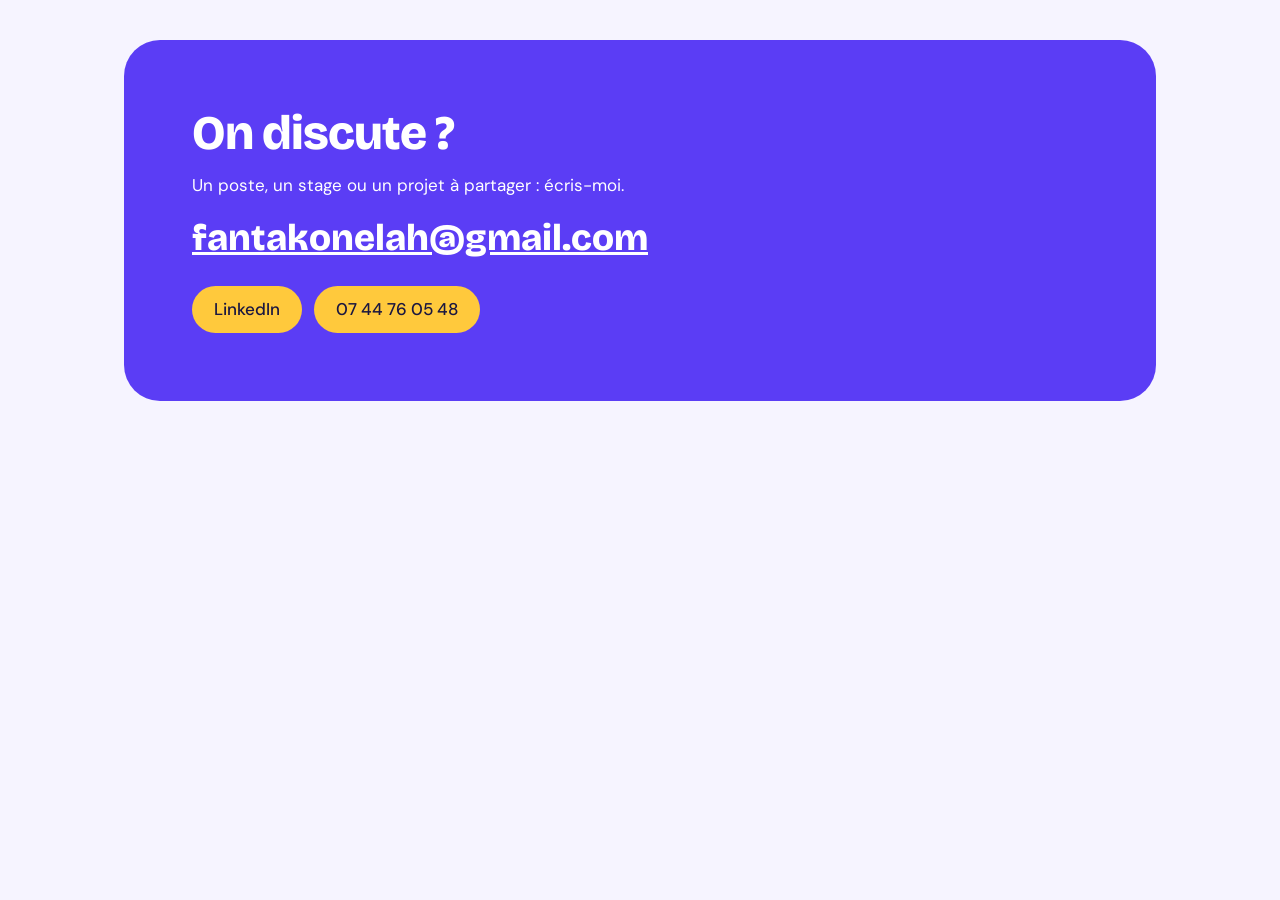
<file: contact.html>
<!DOCTYPE html>
<html lang="fr" data-theme="light">
<head>
<meta charset="utf-8">
<meta name="viewport" content="width=device-width, initial-scale=1, viewport-fit=cover">
<title>Contact – Fanta Kone</title>
<link rel="preconnect" href="https://fonts.googleapis.com">
<link rel="preconnect" href="https://fonts.gstatic.com" crossorigin>
<link href="https://fonts.googleapis.com/css2?family=Bricolage+Grotesque:opsz,wght@12..96,500;12..96,800&family=DM+Sans:wght@400;500&display=swap" rel="stylesheet">
<link rel="stylesheet" href="css/style.css">
</head>
<body>
<canvas id="bg" aria-hidden="true"></canvas>
<div class="wrap">
  <div id="hdr"></div>
  <main>
  <section id="contact" aria-labelledby="t6" style="padding-bottom:0">
    <div class="contact">
      <h2 id="t6" data-en="Let’s talk?">On discute ?</h2>
      <p data-en="A job, an internship or a project to share: write to me.">Un poste, un stage ou un projet à partager : écris-moi.</p>
      <a class="mail" href="mailto:fantakonelah@gmail.com">fantakonelah@gmail.com</a>
      <div class="social"><a href="https://www.linkedin.com/in/fanta-kone" target="_blank" rel="noopener">LinkedIn</a><a href="tel:+33744760548">07 44 76 05 48</a></div>
    </div>
  </section>
  </main>
  <div id="ftr"></div>
</div>

<script src="js/main.js"></script>
</body>
</html>
</file>
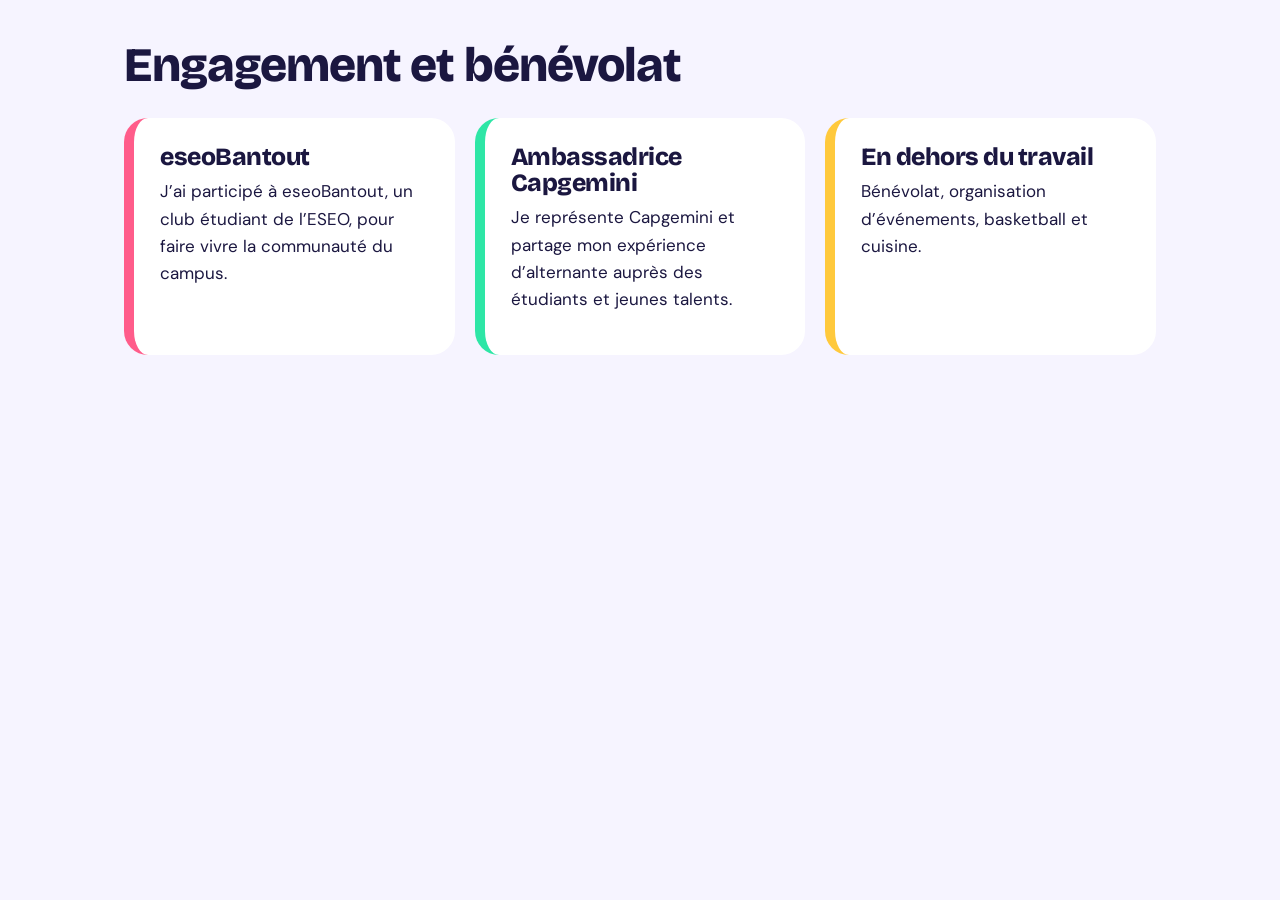
<file: engagement.html>
<!DOCTYPE html>
<html lang="fr" data-theme="light">
<head>
<meta charset="utf-8">
<meta name="viewport" content="width=device-width, initial-scale=1, viewport-fit=cover">
<title>Engagement – Fanta Kone</title>
<link rel="preconnect" href="https://fonts.googleapis.com">
<link rel="preconnect" href="https://fonts.gstatic.com" crossorigin>
<link href="https://fonts.googleapis.com/css2?family=Bricolage+Grotesque:opsz,wght@12..96,500;12..96,800&family=DM+Sans:wght@400;500&display=swap" rel="stylesheet">
<link rel="stylesheet" href="css/style.css">
</head>
<body>
<canvas id="bg" aria-hidden="true"></canvas>
<div class="wrap">
  <div id="hdr"></div>
  <main>
  <section id="engagement" aria-labelledby="t5">
    <h2 id="t5" data-en="Community & volunteering">Engagement et bénévolat</h2>
    <div class="vie">
      <article><h3>eseoBantout</h3><p data-en="I took part in eseoBantout, a student club at ESEO, helping bring the campus community together.">J’ai participé à eseoBantout, un club étudiant de l’ESEO, pour faire vivre la communauté du campus.</p></article>
      <article><h3 data-en="Capgemini ambassador">Ambassadrice Capgemini</h3><p data-en="I represent Capgemini and share my work-study experience with students and young talents.">Je représente Capgemini et partage mon expérience d’alternante auprès des étudiants et jeunes talents.</p></article>
      <article><h3 data-en="Beyond work">En dehors du travail</h3><p data-en="Volunteering, event organisation, basketball and cooking.">Bénévolat, organisation d’événements, basketball et cuisine.</p></article>
    </div>
  </section>
  </main>
  <div id="ftr"></div>
</div>

<script src="js/main.js"></script>
</body>
</html>
</file>
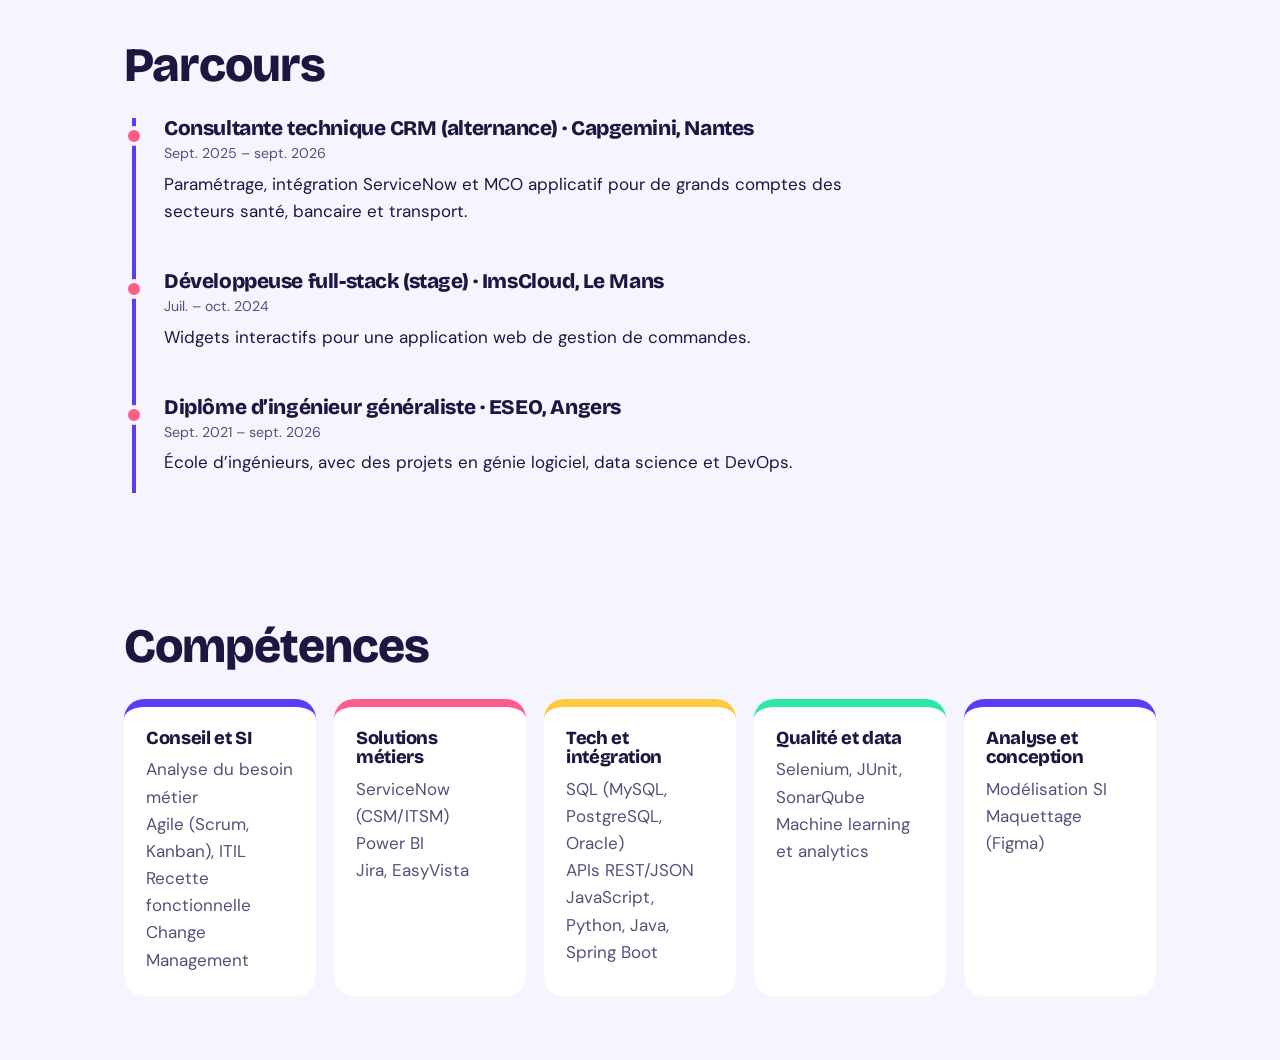
<file: parcours.html>
<!DOCTYPE html>
<html lang="fr" data-theme="light">
<head>
<meta charset="utf-8">
<meta name="viewport" content="width=device-width, initial-scale=1, viewport-fit=cover">
<title>Parcours et compétences – Fanta Kone</title>
<link rel="preconnect" href="https://fonts.googleapis.com">
<link rel="preconnect" href="https://fonts.gstatic.com" crossorigin>
<link href="https://fonts.googleapis.com/css2?family=Bricolage+Grotesque:opsz,wght@12..96,500;12..96,800&family=DM+Sans:wght@400;500&display=swap" rel="stylesheet">
<link rel="stylesheet" href="css/style.css">
</head>
<body>
<canvas id="bg" aria-hidden="true"></canvas>
<div class="wrap">
  <div id="hdr"></div>
  <main>
  <section id="parcours" aria-labelledby="t4">
    <h2 id="t4" data-en="Experience">Parcours</h2>
    <div class="timeline">
      <div class="step"><h3 data-en="Technical CRM consultant (work-study) · Capgemini, Nantes">Consultante technique CRM (alternance) · Capgemini, Nantes</h3><small data-en="Sept. 2025 – Sept. 2026">Sept. 2025 – sept. 2026</small><p data-en="ServiceNow configuration, integration and application maintenance for large accounts in healthcare, banking and transport.">Paramétrage, intégration ServiceNow et MCO applicatif pour de grands comptes des secteurs santé, bancaire et transport.</p></div>
      <div class="step"><h3 data-en="Full-stack developer (internship) · ImsCloud, Le Mans">Développeuse full-stack (stage) · ImsCloud, Le Mans</h3><small data-en="July – Oct. 2024">Juil. – oct. 2024</small><p data-en="Interactive widgets for an order management web app.">Widgets interactifs pour une application web de gestion de commandes.</p></div>
      <div class="step"><h3 data-en="General engineering degree · ESEO, Angers">Diplôme d’ingénieur généraliste · ESEO, Angers</h3><small data-en="Sept. 2021 – Sept. 2026">Sept. 2021 – sept. 2026</small><p data-en="Engineering school with projects in software engineering, data science and DevOps.">École d’ingénieurs, avec des projets en génie logiciel, data science et DevOps.</p></div>
    </div>
  </section>

  <section id="competences" aria-labelledby="t3">
    <h2 id="t3" data-en="Skills">Compétences</h2>
    <div class="skills">
      <div class="skill"><h3 data-en="Consulting & IS">Conseil et SI</h3><ul><li data-en="Business needs analysis">Analyse du besoin métier</li><li data-en="Agile (Scrum, Kanban), ITIL">Agile (Scrum, Kanban), ITIL</li><li data-en="Functional testing">Recette fonctionnelle</li><li data-en="Change management">Change Management</li></ul></div>
      <div class="skill"><h3 data-en="Business solutions">Solutions métiers</h3><ul><li>ServiceNow (CSM/ITSM)</li><li>Power BI</li><li>Jira, EasyVista</li></ul></div>
      <div class="skill"><h3 data-en="Tech & integration">Tech et intégration</h3><ul><li>SQL (MySQL, PostgreSQL, Oracle)</li><li>APIs REST/JSON</li><li>JavaScript, Python, Java, Spring Boot</li></ul></div>
      <div class="skill"><h3 data-en="Quality & data">Qualité et data</h3><ul><li>Selenium, JUnit, SonarQube</li><li data-en="Machine learning & analytics">Machine learning et analytics</li></ul></div>
      <div class="skill"><h3 data-en="Analysis & design">Analyse et conception</h3><ul><li data-en="Information system modelling">Modélisation SI</li><li data-en="Interface mockups (Figma)">Maquettage (Figma)</li></ul></div>
    </div>
  </section>
  </main>
  <div id="ftr"></div>
</div>

<script src="js/main.js"></script>
</body>
</html>
</file>
<file: css/base.css>
/* ==== BASE : palette professionnelle des 3 thèmes (Jour / Nuit / Néon), polices, boutons, titres ==== */
:root{--bg:#F4F7FB;--ink:#0F2137;--muted:#52627A;--card:#FFFFFF;--violet:#2563EB;--coral:#0E9AA7;--sun:#C99A2E;--mint:#12A582;--ov:#FFFFFF;--oc:#FFFFFF;--os:#0F2137;--om:#FFFFFF;--line:rgba(15,33,55,.11);--r:18px;
--hero-bg:linear-gradient(115deg,#E3F3EF 0%,#E1EDFB 52%,#DAE5FF 100%);
--display:"Bricolage Grotesque","Trebuchet MS",system-ui,sans-serif;--body:"DM Sans",system-ui,-apple-system,"Segoe UI",sans-serif;
box-sizing:border-box;padding-top:env(safe-area-inset-top,0px);padding-bottom:env(safe-area-inset-bottom,0px)}
:root[data-theme="dark"]{--bg:#0B1626;--ink:#E8EEF7;--muted:#9FB0C7;--card:#12233A;--violet:#5B9BFF;--coral:#35C4D1;--sun:#E3B95B;--mint:#3DD6B0;--ov:#06101D;--oc:#06101D;--os:#06101D;--om:#06101D;--line:rgba(232,238,247,.13);--hero-bg:linear-gradient(115deg,#0F2A3F 0%,#12304D 55%,#173A5E 100%)}
:root[data-theme="neon"]{--bg:#050A14;--ink:#E9F6FF;--muted:#8FB3CC;--card:#0A1424;--violet:#3DA5FF;--coral:#00E5D0;--sun:#FFD166;--mint:#58FFA6;--ov:#04101C;--oc:#04101C;--os:#04101C;--om:#04101C;--line:rgba(61,165,255,.30);--hero-bg:linear-gradient(115deg,#06182A 0%,#07203A 55%,#0A2A4D 100%)}
html{height:100%;scroll-padding-top:env(safe-area-inset-top,0px);scroll-behavior:smooth}
*,*::before,*::after{box-sizing:border-box}
body{margin:0;background:var(--bg);color:var(--ink);font:400 1.0625rem/1.6 var(--body);-webkit-font-smoothing:antialiased;transition:background .3s}
a{color:inherit}
button{font:inherit;color:inherit;cursor:pointer}
:focus-visible{outline:3px solid var(--violet);outline-offset:3px;border-radius:6px}
#bg{position:fixed;inset:0;width:100%;height:100%;z-index:0;pointer-events:none}
.wrap{max-width:1080px;margin:0 auto;padding:0 24px;position:relative;z-index:1}
h1,h2,h3{font-family:var(--display);line-height:1.05;margin:0;letter-spacing:-.02em}
h2{font-size:clamp(2rem,5vw,3rem);font-weight:800;margin-bottom:28px}
h3{font-size:1.55rem;font-weight:800;margin-bottom:8px}
p{margin:0 0 16px;max-width:62ch}
.btn{display:inline-block;padding:14px 26px;border-radius:999px;font-weight:500;text-decoration:none;border:2px solid var(--ink);background:var(--card);transition:transform .15s}
.btn:hover{transform:translateY(-3px)}
.btn.main{background:var(--violet);color:var(--ov);border-color:var(--violet)}
section{padding:64px 0}
.chips{display:flex;flex-wrap:wrap;gap:8px;padding:0;margin:16px 0 0;list-style:none}
.chips li{padding:5px 14px;border-radius:999px;border:2px solid currentColor;font-size:.95rem;font-weight:500}
/* Effet « sélectionné » au survol / au clavier sur les boîtes */
.proj,.xi,.fi,.ci,.eng,.chan a{transition:transform .25s,box-shadow .25s}
.proj:focus-within,.xi:focus-within,.fi:focus-within,.ci:focus-within,.eng:focus-within,.chan a:focus-visible{transform:translateY(-6px);box-shadow:0 0 0 3px var(--violet),0 20px 40px -14px rgba(27,23,64,.35)}
@media (hover:hover){.proj:hover,.xi:hover,.fi:hover,.ci:hover,.eng:hover,.chan a:hover{transform:translateY(-6px);box-shadow:0 0 0 3px var(--violet),0 20px 40px -14px rgba(27,23,64,.35)}
:root[data-theme="neon"] .proj:hover,:root[data-theme="neon"] .xi:hover,:root[data-theme="neon"] .fi:hover,:root[data-theme="neon"] .ci:hover,:root[data-theme="neon"] .eng:hover{box-shadow:0 0 0 3px var(--mint),0 0 34px -4px var(--mint)}}
.sub{color:var(--muted);max-width:70ch;margin:-14px 0 28px}
</file>
<file: css/header-footer.css>
/* ==== MENU FLOTTANT (reste visible), boutons ronds, PIED DE PAGE, bouton haut de page ==== */
html{scroll-padding-top:96px}
.wrap{padding-top:92px}
.nav{position:fixed;z-index:20;top:calc(12px + env(safe-area-inset-top,0px));left:50%;transform:translateX(-50%);width:min(1120px,calc(100% - 24px));display:flex;align-items:center;justify-content:space-between;gap:14px;padding:8px 12px 8px 16px;border-radius:999px;background:color-mix(in srgb,var(--card) 86%,transparent);-webkit-backdrop-filter:blur(14px);backdrop-filter:blur(14px);box-shadow:0 10px 30px -12px rgba(20,10,60,.35);border:1px solid color-mix(in srgb,var(--ink) 10%,transparent)}
.brand{display:flex;align-items:center;gap:10px;text-decoration:none}
.mono-fk{width:38px;height:38px;border-radius:12px;background:var(--violet);color:var(--ov);display:grid;place-items:center;font:800 1rem var(--display);flex:none}
.bn b{display:block;font:800 1rem/1.1 var(--display)}
.bn small{color:var(--muted);font-size:.78rem}
#menu{display:flex;gap:2px}
#menu a{position:relative;padding:8px 10px;font-size:.95rem;white-space:nowrap;border-radius:999px;text-decoration:none;font-weight:500;transition:background .2s}
#menu a:hover{background:color-mix(in srgb,var(--ink) 8%,transparent)}
#menu a.on{background:color-mix(in srgb,var(--violet) 20%,transparent);box-shadow:inset 0 0 0 1.5px var(--violet)}
#menu a.on::after{content:"";position:absolute;left:50%;bottom:3px;width:5px;height:5px;margin-left:-2.5px;border-radius:50%;background:var(--violet)}
.ctl{display:flex;gap:10px}
.round{width:44px;height:44px;border-radius:50%;border:2px solid var(--ink);background:var(--card);font-size:1rem;font-weight:500;line-height:1;display:grid;place-items:center;padding:0;transition:transform .15s}
.round:hover{transform:scale(1.08)}
#th{font-size:1.3rem}
#lg{border-color:var(--mint)}
#bm{display:none}
.up{position:fixed;right:20px;bottom:calc(20px + env(safe-area-inset-bottom,0px));z-index:20;opacity:0;pointer-events:none;transition:opacity .2s;font-size:1.2rem}
.up.show{opacity:1;pointer-events:auto}
.foot{display:grid;grid-template-columns:1.4fr 1fr 1fr;gap:32px;padding:56px 0 48px;margin-top:64px;border-top:1px solid color-mix(in srgb,var(--ink) 14%,transparent);color:var(--muted)}
.foot h3{font-size:1.05rem;color:var(--ink);margin-bottom:10px}
.foot a:not(.brand){display:block;padding:3px 0;text-decoration:none}
.foot a:not(.brand):hover{color:var(--ink);text-decoration:underline}
.foot .brand{color:var(--ink)}
</file>
<file: css/hero.css>
/* ==== ACCUEIL : bannière (nom, titre, recherche d’alternance, photo) ==== */
.hero{position:relative;overflow:hidden;border:1px solid var(--line);border-radius:26px;background:var(--hero-bg);padding:clamp(28px,5vw,60px);display:grid;grid-template-columns:1.4fr .6fr;gap:36px;align-items:center;margin:8px 0 56px;box-shadow:0 24px 60px -34px rgba(15,33,55,.45)}
.hero .o{position:absolute;border-radius:50%;filter:blur(60px);pointer-events:none;opacity:.75}
.hero .o1{width:420px;height:420px;left:-120px;top:-170px;background:color-mix(in srgb,var(--mint) 55%,transparent)}
.hero .o2{width:480px;height:380px;right:-110px;bottom:-210px;background:color-mix(in srgb,var(--violet) 50%,transparent)}
.hero>div,.hero .ph{position:relative;z-index:1}
.pillg{display:inline-flex;align-items:center;gap:10px;background:color-mix(in srgb,var(--card) 88%,transparent);border:1px solid var(--line);border-radius:999px;padding:7px 16px;font-weight:500;font-size:.95rem;margin:0 0 18px}
.pillg i{width:10px;height:10px;border-radius:50%;background:#22C55E;box-shadow:0 0 0 4px rgba(34,197,94,.2)}
.hero h1{font-size:clamp(2.8rem,7.5vw,5.4rem);font-weight:800;line-height:1;letter-spacing:-.03em}
.role{font:600 clamp(1.15rem,2.6vw,1.75rem)/1.3 var(--display);margin:14px 0 8px;max-width:36ch}
.role em{font-style:normal;color:var(--violet)}
.lead{font:400 1.05rem/1.55 var(--body);color:var(--muted);max-width:54ch;margin:0}
.hinfo{display:flex;flex-wrap:wrap;gap:14px 40px;margin:20px 0 26px}
.hinfo b{display:block;font:600 1.02rem var(--display)}
.hinfo span{font-size:.9rem;color:var(--muted)}
.btns{display:flex;flex-wrap:wrap;gap:12px}
.ph{justify-self:center;width:min(300px,100%)}
.ph img{display:block;width:100%;height:auto;aspect-ratio:1;object-fit:cover;border-radius:22px;border:6px solid color-mix(in srgb,var(--card) 88%,transparent);box-shadow:0 20px 44px -20px rgba(15,33,55,.55)}
:root[data-theme="neon"] .hero h1{text-shadow:0 0 24px color-mix(in srgb,var(--violet) 60%,transparent)}
</file>
<file: css/profil.css>
/* ==== PROFIL ==== */
.prof{background:var(--card);border-radius:32px;padding:clamp(24px,5vw,48px)}
.prof p{font-size:1.2rem;line-height:1.55}
</file>
<file: css/cards.css>
/* ==== ÉLÉMENTS COMMUNS aux cartes : logo, date, ligne d’info, liste de détails ==== */
.mono,.pill,.lab{font-family:"DM Mono",ui-monospace,SFMono-Regular,Menlo,monospace}
.top{display:flex;flex-wrap:wrap;justify-content:space-between;align-items:flex-start;gap:12px;margin-bottom:14px}
.logo{background:#fff;border-radius:16px;width:128px;height:76px;display:grid;place-items:center;padding:8px;box-shadow:0 2px 10px rgba(20,10,60,.12);flex:none}
.logo img{max-width:100%;max-height:100%;object-fit:contain}
.pill{font-size:.82rem;padding:6px 14px;border-radius:999px;background:color-mix(in srgb,var(--violet) 16%,transparent);color:var(--violet);white-space:nowrap}
.org{color:var(--muted);font-weight:500;font-size:1.05rem;margin:0 0 4px}
.mono{color:var(--muted);font-size:.86rem;margin:0 0 12px}
.det{list-style:none;margin:12px 0 0;padding:0 0 0 14px;border-left:4px solid var(--coral)}
.det li{margin-bottom:8px;font-size:.98rem}
.cardt{font-size:1.4rem;margin-bottom:2px}
</file>
<file: css/competences.css>
/* ==== COMPÉTENCES : 9 cartes (3 x 3), la colonne du milieu est mise en avant ==== */
.skg{display:grid;grid-template-columns:repeat(3,1fr);gap:22px}
.sk{background:var(--card);border-radius:26px;padding:26px;border:2px solid transparent;cursor:pointer;transition:transform .25s,box-shadow .25s,border-color .25s}
.sk:nth-child(3n+2){border-color:color-mix(in srgb,var(--violet) 32%,transparent);transform:translateY(-8px);box-shadow:0 20px 40px -26px var(--violet)}
@media (hover:hover){.sk:hover{border-color:var(--violet);transform:translateY(-6px);box-shadow:0 0 0 4px color-mix(in srgb,var(--violet) 18%,transparent),0 24px 46px -18px color-mix(in srgb,var(--violet) 60%,transparent)}}
.sk.on{border-color:var(--violet);transform:translateY(-6px);box-shadow:0 0 0 4px color-mix(in srgb,var(--violet) 18%,transparent),0 24px 46px -18px color-mix(in srgb,var(--violet) 60%,transparent)}
.ic{width:54px;height:54px;border-radius:16px;border:0;padding:0;background:color-mix(in srgb,var(--violet) 14%,transparent);color:var(--violet);display:grid;place-items:center;margin-bottom:18px;transition:background .25s,color .25s,box-shadow .25s}
.ic svg{width:26px;height:26px;fill:none;stroke:currentColor;stroke-width:2;stroke-linecap:round;stroke-linejoin:round}
@media (hover:hover){.sk:hover .ic{background:var(--violet);color:var(--ov);box-shadow:0 8px 20px -6px var(--violet)}}
.sk.on .ic{background:var(--violet);color:var(--ov);box-shadow:0 8px 20px -6px var(--violet)}
.lab{font-size:.76rem;letter-spacing:.14em;color:var(--violet);margin:0 0 4px;text-transform:uppercase}
.sk h3{font-size:1.35rem;margin-bottom:0}
.sk ul{display:flex;flex-wrap:wrap;gap:8px;list-style:none;margin:16px 0 0;padding:0}
.sk li{padding:6px 14px;border-radius:999px;background:var(--bg);border:1.5px solid color-mix(in srgb,var(--ink) 12%,transparent);font-size:.92rem;transition:background .2s,border-color .2s,transform .2s}
.sk li:hover{background:color-mix(in srgb,var(--violet) 16%,var(--bg));border-color:var(--violet);transform:translateY(-1px)}
</file>
<file: css/experiences.css>
/* ==== EXPÉRIENCES : frise centrale, du plus récent au plus ancien ==== */
.xp{position:relative;display:grid;grid-template-columns:minmax(0,1fr);gap:36px}
.xp::before{content:"";position:absolute;left:50%;top:6px;bottom:6px;width:3px;margin-left:-1.5px;border-radius:3px;background:linear-gradient(var(--violet),var(--coral),var(--mint))}
.xi{position:relative;width:calc(50% - 44px);background:var(--card);border-radius:26px;padding:24px 26px}
.xi:nth-child(odd){justify-self:start}.xi:nth-child(even){justify-self:end}
.xi::after{content:"";position:absolute;top:34px;width:22px;height:22px;border-radius:50%;background:var(--violet);border:4px solid var(--bg);box-shadow:0 0 0 6px color-mix(in srgb,var(--violet) 25%,transparent)}
.xi:nth-child(odd)::after{right:-55px}.xi:nth-child(even)::after{left:-55px}
.xi .more{color:var(--violet);margin-top:16px;font-size:.95rem;cursor:pointer}
</file>
<file: css/formation.css>
/* ==== FORMATION : liste numérotée, du plus récent au plus ancien ==== */
.fl{position:relative;display:grid;grid-template-columns:minmax(0,1fr);gap:22px;padding-left:64px}
.fl::before{content:"";position:absolute;left:23px;top:8px;bottom:8px;width:3px;border-radius:3px;background:linear-gradient(var(--violet),var(--coral),var(--mint))}
.fi{position:relative;display:grid;grid-template-columns:1fr auto;gap:18px;align-items:center;background:var(--card);border-radius:26px;padding:24px 28px}
.fi::before{content:attr(data-n);position:absolute;left:-64px;top:22px;width:48px;height:48px;border-radius:50%;background:var(--violet);color:var(--ov);display:grid;place-items:center;font:500 .95rem "DM Mono",ui-monospace,monospace;box-shadow:0 0 0 6px color-mix(in srgb,var(--violet) 22%,transparent)}
.fi .pill{display:inline-block;margin-bottom:10px}
.fi p{margin-bottom:8px}
.fi .chips{margin-top:12px}
.fi .chips li{font-size:.85rem;padding:3px 11px;border-width:1.5px}
</file>
<file: css/certifs.css>
/* ==== CERTIFICATIONS ==== */
.cg{display:grid;grid-template-columns:repeat(3,1fr);gap:20px}
.ci{background:var(--card);border-radius:24px;padding:24px;display:flex;flex-direction:column}
.ci .chips li{font-size:.85rem;padding:3px 11px;border-width:1.5px}
.ci .chips li.lvl{background:var(--violet);border-color:var(--violet);color:var(--ov)}
.lk{margin-top:auto;padding-top:16px;color:var(--violet);font-weight:500}
</file>
<file: css/projets.css>
/* ==== PROJETS : cartes sobres avec liseré de couleur ==== */
.projects{display:grid;grid-template-columns:repeat(2,1fr);gap:20px}
.proj{position:relative;overflow:hidden;background:var(--card);color:var(--ink);border:1px solid var(--line);border-radius:var(--r);box-shadow:0 1px 2px rgba(15,33,55,.05),0 10px 30px -18px rgba(15,33,55,.22);padding:30px 30px 28px;display:flex;flex-direction:column;justify-content:space-between;min-height:280px}
.proj::before{content:"";position:absolute;left:0;right:0;top:0;height:5px;background:var(--violet)}
.proj.c::before{background:var(--coral)}.proj.s::before{background:var(--sun)}.proj.m::before{background:var(--mint)}
.proj.big{grid-column:1/-1}
.proj .chips li{color:var(--muted);border-color:var(--line);border-width:1px}
.ctx{font-weight:500;color:var(--muted);margin-bottom:10px;font-size:.95rem}
.more{align-self:flex-start;margin-top:18px;padding:10px 20px;border-radius:12px;border:1px solid var(--violet);color:var(--violet);background:none;font-weight:500}
.more:hover{background:color-mix(in srgb,var(--violet) 10%,transparent)}
</file>
<file: css/detail.css>
/* ==== FENÊTRE DE DÉTAIL d’un projet ==== */
dialog{border:0;padding:0;border-radius:20px;max-width:min(720px,92vw);width:100%;max-height:88vh;background:var(--bg);color:var(--ink);overflow:auto}
dialog::backdrop{background:rgba(20,10,50,.6);backdrop-filter:blur(4px)}
dialog[open]{animation:in .25s ease-out}
@keyframes in{from{opacity:0;transform:translateY(16px) scale(.97)}}
.dh{padding:32px 32px 24px;position:relative}
.dh{background:linear-gradient(115deg,color-mix(in srgb,var(--ac,var(--violet)) 18%,var(--card)),var(--card));border-bottom:1px solid var(--line);border-top:5px solid var(--ac,var(--violet));color:var(--ink)}
.dh.v{--ac:var(--violet)}.dh.c{--ac:var(--coral)}.dh.s{--ac:var(--sun)}.dh.m{--ac:var(--mint)}
.db{padding:24px 32px 32px}
.db ul{padding-left:20px;margin:0 0 16px}
.db li{margin-bottom:6px}
.x{position:absolute;top:14px;right:14px;width:42px;height:42px;border-radius:50%;border:2px solid currentColor;background:none;font-size:1.3rem;line-height:1}
.dsec{font-size:1.1rem;margin:20px 0 8px}
.kpis{display:grid;grid-template-columns:repeat(auto-fit,minmax(135px,1fr));gap:10px;margin:6px 0 14px}
.kpi{background:color-mix(in srgb,var(--violet) 12%,var(--bg));border-radius:16px;padding:12px 14px}
.kpi b{display:block;font:800 1.7rem var(--display);color:var(--violet);line-height:1.05;margin-bottom:2px}
.kpi span{font-size:.86rem;color:var(--muted)}
</file>
<file: css/engagement.css>
/* ==== ENGAGEMENT, BÉNÉVOLAT ET CUISINE : cartes + cadres de photos ==== */
.eg{display:grid;grid-template-columns:1.05fr 1fr;gap:22px;align-items:start;margin-bottom:22px}
.eg.rev{grid-template-columns:1fr 1.05fr}.eg.rev .mos{order:-1}.eg.one{grid-template-columns:1fr}
.eng{background:var(--card);border-radius:26px;padding:24px 26px}
.eng p.sum{margin:0 0 4px}
.eng summary{list-style:none;cursor:pointer;display:inline-block;margin-top:14px;padding:10px 20px;border-radius:999px;border:2px solid var(--violet);color:var(--violet);font-weight:500}
.eng summary::-webkit-details-marker{display:none}
.eng summary:hover{background:color-mix(in srgb,var(--violet) 14%,transparent)}
.eng details[open] .s1{display:none}.eng details:not([open]) .s2{display:none}
.eng .chips{margin-top:14px}.eng .chips li{font-size:.85rem;padding:3px 11px;border-width:1.5px}
.mos{display:grid;gap:8px;padding:8px;border-radius:30px;background:var(--card);border:1px solid color-mix(in srgb,var(--ink) 12%,transparent)}
.mi{border:0;padding:0;border-radius:20px;overflow:hidden;cursor:zoom-in;position:relative;background:var(--bg)}
.mi img{width:100%;height:100%;object-fit:cover;display:block;transition:transform .45s}
.mi:hover img,.mi:focus-visible img{transform:scale(1.07)}
.mos-cap{grid-template-columns:repeat(3,1fr);grid-template-rows:repeat(2,170px)}
.mos-cap .a{grid-column:1/3;grid-row:1}.mos-cap .b{grid-column:3;grid-row:1/3}.mos-cap .c{grid-column:1;grid-row:2}.mos-cap .d{grid-column:2;grid-row:2}
.mos-cap .b img,.mos-cap .d img{object-position:50% 20%}.mos-cap .c img{object-position:50% 30%}
.mos-food{grid-template-columns:repeat(4,1fr);grid-template-rows:repeat(2,190px)}
.mos-food .a{grid-column:1;grid-row:1/3}.mos-food .b{grid-column:2;grid-row:1/3}.mos-food .c{grid-column:3/5;grid-row:1}.mos-food .d{grid-column:3;grid-row:2}.mos-food .e{grid-column:4;grid-row:2}
#lb{background:#0d0a22;padding:0;border-radius:20px;max-width:min(94vw,1100px)}
#lb img{display:block;max-width:100%;max-height:88vh;margin:auto}
#lb .x{color:#fff;background:rgba(0,0,0,.45)}
</file>
<file: css/contact.css>
/* ==== CONTACT : formulaire + autres canaux ==== */
.cbox{display:grid;grid-template-columns:1.4fr 1fr;background:var(--card);border-radius:32px;padding:clamp(22px,4vw,48px);border:1px solid color-mix(in srgb,var(--ink) 12%,transparent)}
.cform{display:grid;grid-template-columns:1fr 1fr;gap:18px 22px;padding-right:clamp(0px,3vw,40px)}
.cform label{display:grid;gap:6px;font-weight:500;font-size:.92rem}
.cform .full{grid-column:1/-1}
.cform input,.cform textarea{font:inherit;color:inherit;width:100%;background:var(--bg);border:2px solid transparent;border-radius:14px;padding:12px 14px}
.cform input:focus,.cform textarea:focus{outline:none;border-color:var(--violet)}
.cform textarea{min-height:140px;resize:vertical}
.send{justify-self:start;padding:14px 28px;border-radius:999px;border:0;background:var(--violet);color:var(--ov);font-weight:500;transition:transform .15s}
.send:hover{transform:translateY(-3px)}
.note{grid-column:1/-1;margin:0;font-size:.9rem;color:var(--muted)}
.chan{display:grid;gap:14px;align-content:start;border-left:1px solid color-mix(in srgb,var(--ink) 14%,transparent);padding-left:clamp(20px,3vw,40px)}
.chan h3{font-size:1.3rem;margin-bottom:2px}
.chan a{display:flex;gap:16px;align-items:center;text-decoration:none;background:var(--bg);border-radius:18px;padding:16px 18px}
.chan b{display:block}
.chan span.v{color:var(--muted);font-size:.95rem;word-break:break-word}
.ico{width:46px;height:46px;border-radius:14px;background:color-mix(in srgb,var(--violet) 16%,transparent);display:grid;place-items:center;flex:none;font-weight:800;color:var(--violet)}
.ico svg{width:22px;height:22px;stroke:var(--violet);fill:none;stroke-width:2;stroke-linecap:round;stroke-linejoin:round}
</file>
<file: css/pro.css>
/* ==== FINITIONS PRO : bordures fines, ombres douces, rayons homogènes ==== */
:root{--sh:0 1px 2px rgba(15,33,55,.05),0 10px 30px -18px rgba(15,33,55,.22)}
:root[data-theme="dark"],:root[data-theme="neon"]{--sh:0 1px 2px rgba(0,0,0,.3),0 12px 32px -18px rgba(0,0,0,.65)}
.prof,.xi,.fi,.ci,.eng,.cbox,.mos,.kpi{border:1px solid var(--line);border-radius:var(--r);box-shadow:var(--sh)}
.sk{border-width:1px;border-color:var(--line);border-radius:var(--r);box-shadow:var(--sh)}
.chan a{border:1px solid var(--line);border-radius:14px}
.mos{padding:6px}.mi{border-radius:12px}
.logo{border:1px solid var(--line);border-radius:12px;box-shadow:none}
.nav,.round{border:1px solid var(--line)}
#lg{border-color:var(--mint)}
.btn{border-radius:12px;border:1px solid var(--line);background:var(--card);padding:13px 24px}
.btn.main{background:var(--violet);border-color:var(--violet);color:var(--ov)}
.send,.more{border-radius:12px}
.cform input,.cform textarea{border:1px solid var(--line);border-radius:10px;background:var(--bg)}
dialog{border:1px solid var(--line);border-radius:20px}
h2{letter-spacing:-.025em}
.tli,.tag{border-radius:10px}
.chips li{border-width:1px}
.foot{border-top-color:var(--line)}
@media (hover:hover){
 .proj:hover,.xi:hover,.fi:hover,.ci:hover,.eng:hover,.chan a:hover{transform:translateY(-4px);box-shadow:0 0 0 1px var(--violet),0 18px 36px -18px color-mix(in srgb,var(--violet) 55%,transparent)}
 :root[data-theme="neon"] .proj:hover,:root[data-theme="neon"] .xi:hover,:root[data-theme="neon"] .fi:hover,:root[data-theme="neon"] .ci:hover,:root[data-theme="neon"] .eng:hover{box-shadow:0 0 0 1px var(--violet),0 0 30px -8px var(--violet)}
}
</file>
<file: css/responsive.css>
/* ==== MOBILE et mouvement réduit ==== */
@media (max-width:1160px){
  #menu{display:none;position:absolute;top:calc(100% + 10px);left:0;right:0;flex-direction:column;padding:12px;border-radius:24px;background:var(--card);box-shadow:0 16px 40px -14px rgba(20,10,60,.4)}
  .nav.open #menu{display:flex}
  #bm{display:grid}
  .bn small{display:none}
}
@media (max-width:1000px){.skg{grid-template-columns:1fr 1fr}.sk:nth-child(3n+2){transform:none}.cg{grid-template-columns:1fr 1fr}}
@media (max-width:820px){
  .projects{grid-template-columns:1fr}.proj.big{grid-column:auto}
  .hero{grid-template-columns:1fr;gap:32px}.ph{max-width:260px;justify-self:start}
  .cbox{grid-template-columns:1fr}.chan{border-left:0;padding-left:0;margin-top:28px}.cform{padding-right:0}
  .foot{grid-template-columns:1fr 1fr}
  .xp::before{left:12px}.xi{width:auto;margin-left:38px}.xi:nth-child(n){justify-self:stretch}.xi:nth-child(n)::after{left:-37px;right:auto}
  .fl{padding-left:56px}.fi{grid-template-columns:1fr}.fi::before{left:-56px}.fi .logo{order:-1;justify-self:start}
  .eg,.eg.rev{grid-template-columns:1fr}.eg.rev .mos{order:0}
  .mos-cap,.mos-food{grid-template-columns:repeat(2,1fr);grid-template-rows:none;grid-auto-rows:150px}
  .mos-cap .mi,.mos-food .mi{grid-area:auto}.mos-cap .mi.a,.mos-food .mi.c{grid-column:span 2}.mos-cap .mi.b,.mos-food .mi.a{grid-row:span 2}
}
@media (max-width:640px){.skg,.cg{grid-template-columns:1fr}}
@media (max-width:520px){.cform{grid-template-columns:1fr}.foot{grid-template-columns:1fr}}
@media (prefers-reduced-motion:reduce){html{scroll-behavior:auto}*,*::before,*::after{transition:none!important;animation:none!important}}
</file>
<file: css/style.css>
/* Styles du portfolio : les couleurs se changent dans les variables :root en haut */
:root{--bg:#F6F4FF;--ink:#1B1740;--muted:#55507A;--card:#FFFFFF;--violet:#5B3DF5;--coral:#FF5C8A;--sun:#FFC93C;--mint:#2EE6A6;--ov:#FFFFFF;--oc:#1B1740;--os:#1B1740;--om:#10332A;
--display:"Bricolage Grotesque","Trebuchet MS",system-ui,sans-serif;--body:"DM Sans",system-ui,-apple-system,"Segoe UI",sans-serif;
box-sizing:border-box;padding-top:env(safe-area-inset-top,0px);padding-bottom:env(safe-area-inset-bottom,0px)}
:root[data-theme="dark"]{--bg:#14112E;--ink:#F2EFFF;--muted:#B4AEDB;--card:#1F1A45;--violet:#7C63FF;--coral:#FF7AA2;--sun:#FFD25E;--mint:#3DEBB0}
:root[data-theme="neon"]{--bg:#07030F;--ink:#EFFFFB;--muted:#9FB8D8;--card:#120A24;--violet:#B34DFF;--coral:#FF3D9A;--sun:#F4FF3A;--mint:#19FFC6;--ov:#07030F;--oc:#07030F;--os:#07030F;--om:#07030F}
html{height:100%;scroll-padding-top:env(safe-area-inset-top,0px);scroll-behavior:smooth}
*,*::before,*::after{box-sizing:border-box}
body{margin:0;background:var(--bg);color:var(--ink);font:400 1.0625rem/1.6 var(--body);-webkit-font-smoothing:antialiased;transition:background .3s}
a{color:inherit}button{font:inherit;color:inherit;cursor:pointer}
:focus-visible{outline:3px solid var(--violet);outline-offset:3px;border-radius:6px}
#bg{position:fixed;inset:0;width:100%;height:100%;z-index:0;pointer-events:none}
.wrap{max-width:1080px;margin:0 auto;padding:0 24px;position:relative;z-index:1}
h1,h2,h3{font-family:var(--display);line-height:1.05;margin:0;letter-spacing:-.02em}
h2{font-size:clamp(2rem,5vw,3rem);font-weight:800;margin-bottom:28px}
h3{font-size:1.55rem;font-weight:800;margin-bottom:8px}
p{margin:0 0 16px;max-width:62ch}
header{display:flex;justify-content:space-between;align-items:center;flex-wrap:wrap;gap:12px;padding:20px 0}
.logo{font:800 1.4rem var(--display);text-decoration:none}
nav{display:flex;gap:18px;flex-wrap:wrap}
nav a{text-decoration:none;font-weight:500;padding:6px 2px}
nav a:hover{text-decoration:underline;text-decoration-thickness:3px;text-decoration-color:var(--coral);text-underline-offset:6px}
.ctl{display:flex;gap:10px;flex-wrap:wrap}
.seg{display:flex;border:2px solid var(--ink);border-radius:999px;overflow:hidden;background:var(--card)}
.seg button{border:0;background:none;padding:6px 14px;font-weight:500}
.seg button[aria-pressed="true"]{background:var(--violet);color:var(--ov)}
.hero{display:grid;grid-template-columns:1.25fr .75fr;gap:40px;align-items:center;padding:48px 0 80px}
.hero h1{font-size:clamp(4rem,13vw,9rem);font-weight:800;line-height:.9}
.lead{font:500 clamp(1.2rem,2.5vw,1.6rem)/1.35 var(--display);max-width:30ch;margin:22px 0 28px}
.btns{display:flex;flex-wrap:wrap;gap:12px}
.btn{display:inline-block;padding:14px 26px;border-radius:999px;font-weight:500;text-decoration:none;border:2px solid var(--ink);background:var(--card);transition:transform .15s}
.btn:hover{transform:translateY(-3px)}
.btn.main{background:var(--violet);color:var(--ov);border-color:var(--violet)}
.ph{position:relative;max-width:340px;justify-self:center;width:100%}
.ph::before{content:"";position:absolute;inset:-14px 14px 14px -14px;background:var(--sun);border-radius:50% 50% 46% 54%/46% 54% 50% 50%;transform:rotate(-6deg)}
.ph::after{content:"";position:absolute;width:38%;aspect-ratio:1;right:-16px;bottom:-16px;background:var(--coral);border-radius:50%;z-index:0}
.ph img{position:relative;z-index:1;display:block;width:100%;height:auto;border-radius:38% 62% 50% 50%/42% 42% 58% 58%}
section{padding:64px 0}
.prof{background:var(--card);border-radius:32px;padding:clamp(24px,5vw,48px)}
.prof p{font-size:1.2rem;line-height:1.55}
.chips{display:flex;flex-wrap:wrap;gap:8px;padding:0;margin:16px 0 0;list-style:none}
.chips li{padding:5px 14px;border-radius:999px;border:2px solid currentColor;font-size:.95rem;font-weight:500}
.projects{display:grid;grid-template-columns:repeat(2,1fr);gap:20px}
.proj{border-radius:28px;padding:30px;display:flex;flex-direction:column;justify-content:space-between;min-height:300px}
.proj.big{grid-column:1/-1}
.proj.v{background:var(--violet);color:var(--ov)}.proj.c{background:var(--coral);color:var(--oc)}
.proj.s{background:var(--sun);color:var(--os)}.proj.m{background:var(--mint);color:var(--om)}
.ctx{font-weight:500;opacity:.85;margin-bottom:10px}
.more{align-self:flex-start;margin-top:18px;padding:10px 22px;border-radius:999px;border:2px solid currentColor;background:none;font-weight:500}
.more:hover{background:rgba(255,255,255,.25)}
:root[data-theme="neon"] .proj,:root[data-theme="neon"] .contact{box-shadow:0 0 26px -6px currentColor}
:root[data-theme="neon"] h1{text-shadow:0 0 24px var(--violet)}
.skills{display:grid;grid-template-columns:repeat(auto-fit,minmax(190px,1fr));gap:18px}
.skill{background:var(--card);border-radius:20px;padding:22px;border-top:8px solid var(--violet)}
.skill:nth-child(2){border-color:var(--coral)}.skill:nth-child(3){border-color:var(--sun)}.skill:nth-child(4){border-color:var(--mint)}
.skill h3{font-size:1.15rem}.skill ul{list-style:none;margin:0;padding:0;color:var(--muted)}
.timeline{border-left:4px solid var(--violet);padding-left:28px;margin-left:8px;display:grid;gap:30px}
.step{position:relative}
.step::before{content:"";position:absolute;left:-40px;top:8px;width:20px;height:20px;border-radius:50%;background:var(--coral);border:4px solid var(--bg)}
.step h3{font-size:1.3rem;margin-bottom:2px}.step small{color:var(--muted);display:block;margin-bottom:6px}
.vie{display:grid;grid-template-columns:repeat(auto-fit,minmax(260px,1fr));gap:20px}
.vie article{background:var(--card);border-radius:24px;padding:26px;border-left:10px solid var(--coral)}
.vie article:nth-child(2){border-color:var(--mint)}.vie article:nth-child(3){border-color:var(--sun)}
.contact{background:var(--violet);color:var(--ov);border-radius:36px;padding:clamp(28px,7vw,68px);margin-bottom:48px}
.contact h2{margin-bottom:14px}
.contact a.mail{font:800 clamp(1.2rem,4vw,2.3rem) var(--display);word-break:break-word}
.social{display:flex;flex-wrap:wrap;gap:12px;margin-top:26px}
.social a{padding:10px 22px;border-radius:999px;background:var(--sun);color:#1B1740;text-decoration:none;font-weight:500}
footer{padding:0 0 40px;color:var(--muted);font-size:.95rem}
dialog{border:0;padding:0;border-radius:28px;max-width:min(720px,92vw);width:100%;max-height:88vh;background:var(--bg);color:var(--ink);overflow:auto}
dialog::backdrop{background:rgba(20,10,50,.6);backdrop-filter:blur(4px)}
dialog[open]{animation:in .25s ease-out}
@keyframes in{from{opacity:0;transform:translateY(16px) scale(.97)}}
.dh{padding:32px 32px 24px;position:relative}
.dh.v{background:var(--violet);color:var(--ov)}.dh.c{background:var(--coral);color:var(--oc)}.dh.s{background:var(--sun);color:var(--os)}.dh.m{background:var(--mint);color:var(--om)}
.db{padding:24px 32px 32px}.db ul{padding-left:20px;margin:0 0 16px}.db li{margin-bottom:6px}
.x{position:absolute;top:14px;right:14px;width:42px;height:42px;border-radius:50%;border:2px solid currentColor;background:none;font-size:1.3rem;line-height:1}
@media (max-width:820px){.projects{grid-template-columns:1fr}.proj.big{grid-column:auto}.hero{grid-template-columns:1fr;gap:32px}.ph{max-width:260px;justify-self:start}}
@media (prefers-reduced-motion:reduce){html{scroll-behavior:auto}.btn,dialog[open]{transition:none;animation:none}}
nav a[aria-current="page"]{text-decoration:underline;text-decoration-thickness:3px;text-decoration-color:var(--coral);text-underline-offset:6px}
main>section:first-child{padding-top:40px}
</file>
